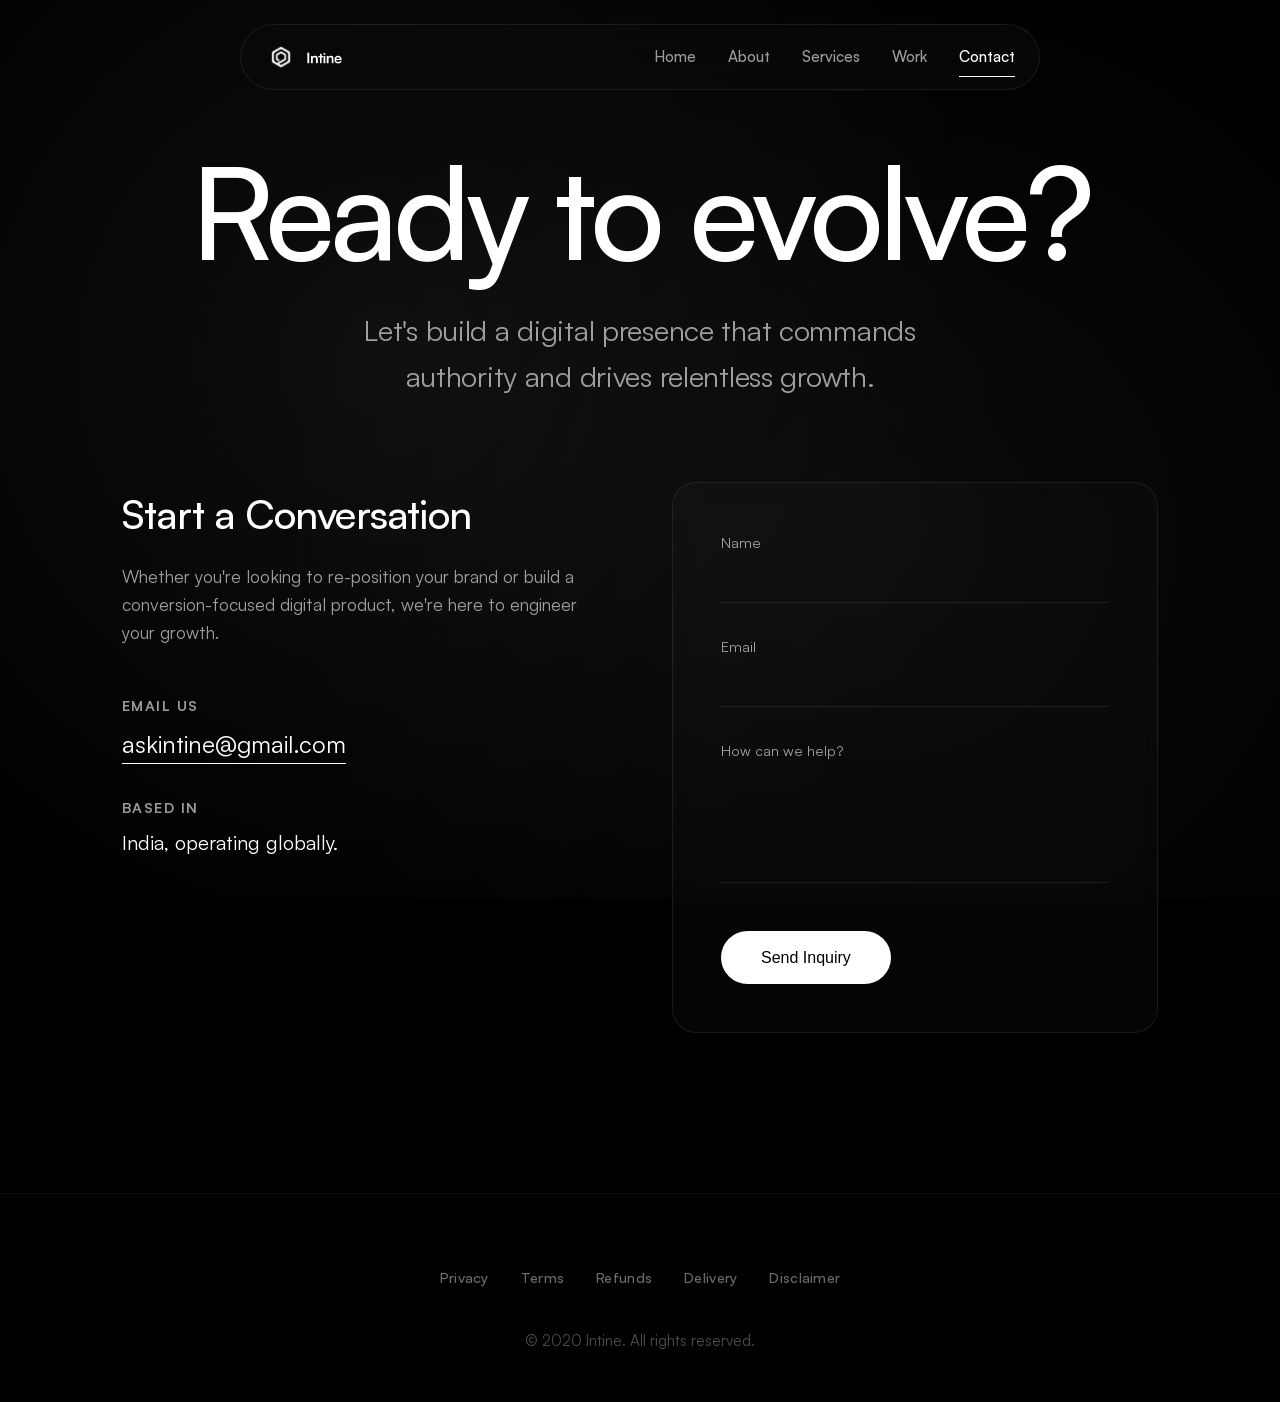
<file: contact.html>
<!DOCTYPE html>
<html lang="en">
<head>
  <meta charset="UTF-8" />
  <meta name="viewport" content="width=device-width, initial-scale=1.0" />
  <title>Contact Intine - Start Your Journey</title>
  <meta name="description" content="Ready to evolve your brand? Contact Intine to start building your digital growth engine." />
  <meta property="og:title" content="Contact - Start Your Journey" />
  <meta property="og:description" content="Ready to evolve your brand? Contact Intine to start building your digital growth engine." />
  <meta property="og:type" content="website" />
  <meta property="og:url" content="https://www.intine.co.in/contact.html" />
  <meta name="twitter:card" content="summary_large_image" />
  <link rel="icon" type="image/png" href="assets/icons/favicon.png" />
  <link rel="apple-touch-icon" href="assets/icons/apple-touch-icon.png" />
  <link rel="stylesheet" href="css/style.css">
</head>
<body>
  <div class="scroll-progress" id="scrollProgress" aria-hidden="true"></div>

  <div class="loading" id="loading">
    <div class="spinner"></div>
  </div>

  <div class="bg-animation"></div>

  <header id="header">
    <a href="index.html" class="logo">
      <img src="assets/logos/logo-white.png" alt="Intine Logo" class="logo-mark">
      <img src="assets/logos/wordmark-white.png" alt="Intine Wordmark" class="logo-wordmark">
    </a>
    <nav>
      <a href="index.html">Home</a>
      <a href="about.html">About</a>
      <a href="services.html">Services</a>
      <a href="work.html">Work</a>
      <a href="contact.html" class="active">Contact</a>
    </nav>
  </header>

  <section class="work-hero-cinematic" style="min-height: 50vh; padding-bottom: 2rem;">
    <div class="hero-content">
      <h1 class="hero-title">Ready to evolve?</h1>
      <p class="hero-subtitle">Let's build a digital presence that commands authority and drives relentless growth.</p>
    </div>
  </section>

  <section class="contact-cinematic" style="padding: 2rem 2rem 10rem; max-width: 1100px; margin: 0 auto; display: flex; gap: 4rem;">
    <div style="flex: 1;">
      <h2 style="font-size: 2.5rem; color: var(--white); font-weight: 500; letter-spacing: -0.02em; margin-bottom: 1rem;">Start a Conversation</h2>
      <p style="color: var(--soft-white); font-size: 1.1rem; line-height: 1.6; margin-bottom: 3rem;">Whether you're looking to re-position your brand or build a conversion-focused digital product, we're here to engineer your growth.</p>
      
      <div style="display: flex; flex-direction: column; gap: 2rem;">
        <div>
          <h3 style="color: var(--soft-white); font-size: 0.9rem; text-transform: uppercase; letter-spacing: 0.1em; margin-bottom: 0.5rem;">Email Us</h3>
          <a href="mailto:askintine@gmail.com" style="color: var(--white); font-size: 1.5rem; text-decoration: none; border-bottom: 1px solid var(--white); padding-bottom: 4px; transition: opacity 0.3s;" onmouseover="this.style.opacity='0.8'" onmouseout="this.style.opacity='1'">askintine@gmail.com</a>
        </div>
        <div>
          <h3 style="color: var(--soft-white); font-size: 0.9rem; text-transform: uppercase; letter-spacing: 0.1em; margin-bottom: 0.5rem;">Based In</h3>
          <p style="color: var(--white); font-size: 1.25rem;">India, operating globally.</p>
        </div>
      </div>
    </div>
    
    <div style="flex: 1;">
      <form
        id="contactForm"
        class="border-glow"
        action="https://formsubmit.co/askintine@gmail.com"
        method="POST"
        aria-label="Contact inquiry form"
        style="display: flex; flex-direction: column; gap: 2rem; background: rgba(255,255,255,0.02); padding: 3rem; border: 1px solid var(--border-subtle); backdrop-filter: blur(10px);"
      >
        <div hidden aria-hidden="true">
          <input type="hidden" name="_captcha" value="false">
          <input type="hidden" name="_subject" value="New Intine Contact Form Submission">
          <input type="hidden" name="_template" value="table">
          <input type="hidden" name="_next" value="https://www.intine.co.in/thank-you">
          <input type="text" name="_honey" style="display:none" tabindex="-1" autocomplete="off">
          <input type="hidden" name="_autoresponse" value="Thanks for contacting Intine. We'll get back to you soon.">
        </div>

        <div id="formStatus" class="contact-form-status" role="status" aria-live="polite" hidden></div>

        <div class="contact-form-fields" id="contactFormFields">
          <div class="contact-form-field" style="display: flex; flex-direction: column; gap: 0.5rem;">
            <label for="contact-name" style="color: var(--soft-white); font-size: 0.9rem;">Name</label>
            <input
              type="text"
              id="contact-name"
              name="name"
              required
              autocomplete="name"
              minlength="1"
              style="background: transparent; border: none; border-bottom: 1px solid var(--border-subtle); color: var(--white); padding: 0.5rem 0; font-size: 1.1rem; font-family: inherit; outline: none; transition: border-color 0.3s ease;"
            >
          </div>
          <div class="contact-form-field" style="display: flex; flex-direction: column; gap: 0.5rem;">
            <label for="contact-email" style="color: var(--soft-white); font-size: 0.9rem;">Email</label>
            <input
              type="email"
              id="contact-email"
              name="email"
              required
              autocomplete="email"
              inputmode="email"
              style="background: transparent; border: none; border-bottom: 1px solid var(--border-subtle); color: var(--white); padding: 0.5rem 0; font-size: 1.1rem; font-family: inherit; outline: none; transition: border-color 0.3s ease;"
            >
          </div>
          <div class="contact-form-field" style="display: flex; flex-direction: column; gap: 0.5rem;">
            <label for="contact-message" style="color: var(--soft-white); font-size: 0.9rem;">How can we help?</label>
            <textarea
              id="contact-message"
              name="message"
              rows="4"
              required
              minlength="1"
              style="background: transparent; border: none; border-bottom: 1px solid var(--border-subtle); color: var(--white); padding: 0.5rem 0; font-size: 1.1rem; font-family: inherit; outline: none; transition: border-color 0.3s ease; resize: none;"
            ></textarea>
          </div>
        </div>

        <button
          type="submit"
          id="contactSubmitBtn"
          class="btn-primary"
          style="align-self: flex-start; border: none; cursor: pointer; margin-top: 1rem;"
        >Send Inquiry</button>
      </form>
    </div>
  </section>

  <style>
    input:focus, textarea:focus { border-bottom-color: var(--white) !important; }
    .contact-form-fields { display: flex; flex-direction: column; gap: 2rem; }
    .contact-form-field.is-invalid input,
    .contact-form-field.is-invalid textarea {
      border-bottom-color: rgba(255, 120, 120, 0.7) !important;
    }
    .contact-form-status {
      color: var(--soft-white);
      font-size: 0.95rem;
      line-height: 1.5;
      padding: 0;
      margin: 0;
      opacity: 0;
      max-height: 0;
      overflow: hidden;
      transition: opacity 0.4s ease, max-height 0.4s ease, margin 0.4s ease;
    }
    .contact-form-status.is-visible {
      opacity: 1;
      max-height: 6rem;
      margin-bottom: 0.5rem;
    }
    .contact-form-status.is-error { color: rgba(255, 160, 160, 0.95); }
    .contact-form-status.is-success { color: var(--white); }
    #contactForm.is-submitting #contactSubmitBtn {
      opacity: 0.7;
      cursor: wait;
      pointer-events: none;
    }
    #contactForm.is-success .contact-form-fields {
      opacity: 0.35;
      pointer-events: none;
      transition: opacity 0.5s ease;
    }
    #contactForm.is-success #contactSubmitBtn { display: none; }
    @media (max-width: 768px) {
      .contact-cinematic { flex-direction: column !important; padding: 2rem 1rem 6rem !important; }
      .contact-cinematic form { padding: 2rem !important; }
    }
  </style>

  <footer class="site-footer">
    <nav class="footer-nav" aria-label="Legal and policies">
      <a href="privacy.html">Privacy</a>
      <a href="terms.html">Terms</a>
      <a href="refund.html">Refunds</a>
      <a href="delivery.html">Delivery</a>
      <a href="disclaimer.html">Disclaimer</a>
    </nav>
    <p class="footer-copy">© 2020 Intine. All rights reserved.</p>
  </footer>
  <script src="js/main.js"></script>
</body>
</html>
</file>
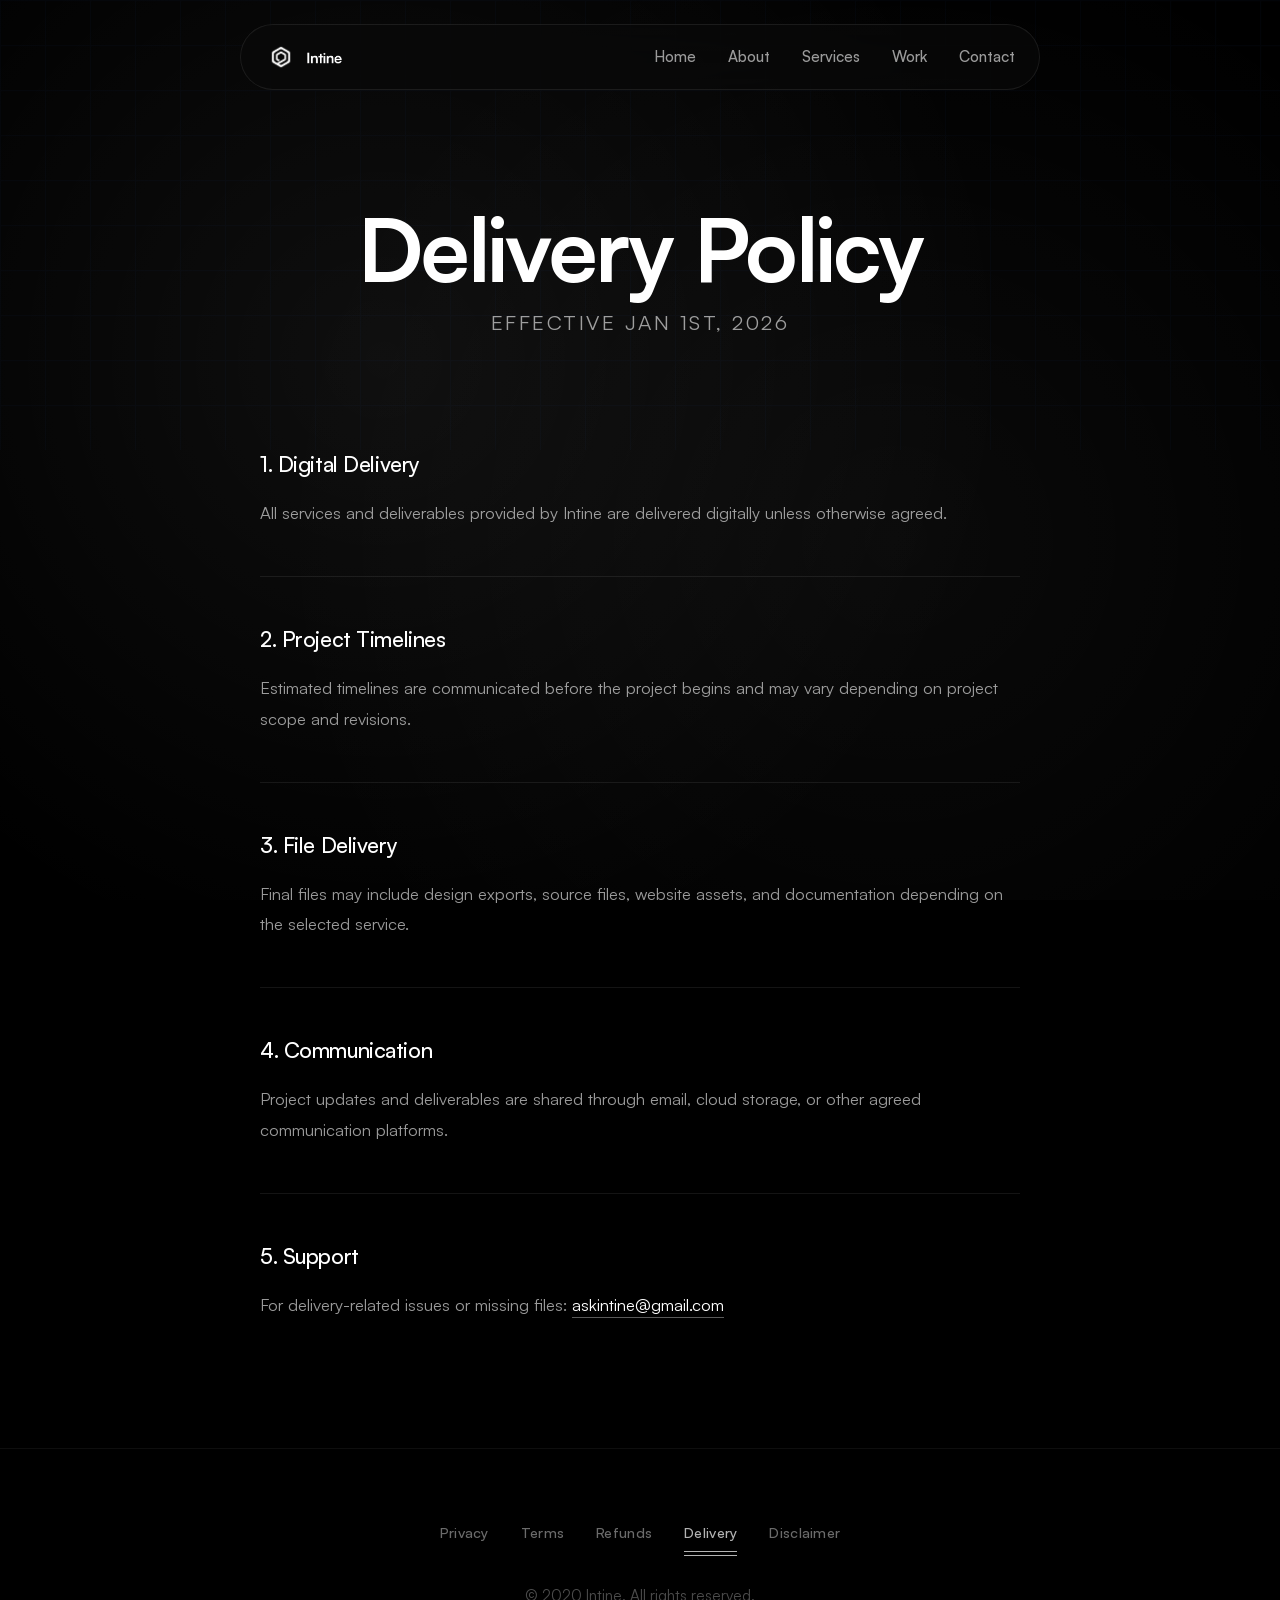
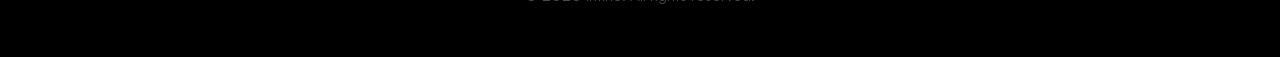
<file: delivery.html>
<!DOCTYPE html>
<html lang="en">
<head>
  <meta charset="UTF-8" />
  <meta name="viewport" content="width=device-width, initial-scale=1.0" />
  <title>Delivery Policy — Intine</title>
  <meta name="description" content="How Intine delivers digital creative work, project timelines, file formats, and support for deliverables." />
  <meta property="og:title" content="Delivery Policy — Intine" />
  <meta property="og:description" content="How Intine delivers digital creative work, timelines, and project files." />
  <meta property="og:type" content="website" />
  <meta property="og:url" content="https://www.intine.co.in/delivery.html" />
  <meta name="twitter:card" content="summary_large_image" />
  <link rel="icon" type="image/png" href="assets/icons/favicon.png" />
  <link rel="apple-touch-icon" href="assets/icons/apple-touch-icon.png" />
  <link rel="stylesheet" href="css/style.css">
</head>
<body>
  <div class="scroll-progress" id="scrollProgress" aria-hidden="true"></div>

  <div class="loading" id="loading">
    <div class="spinner"></div>
  </div>

  <div class="bg-animation"></div>

  <header id="header">
    <a href="index.html" class="logo">
      <img src="assets/logos/logo-white.png" alt="Intine Logo" class="logo-mark">
      <img src="assets/logos/wordmark-white.png" alt="Intine Wordmark" class="logo-wordmark">
    </a>
    <nav>
      <a href="index.html">Home</a>
      <a href="about.html">About</a>
      <a href="services.html">Services</a>
      <a href="work.html">Work</a>
      <a href="contact.html">Contact</a>
    </nav>
  </header>

  <section class="work-hero-cinematic legal-hero page-header">
    <div class="hero-content">
      <h1 class="hero-title">Delivery Policy</h1>
      <p class="legal-effective-date">Effective Jan 1st, 2026</p>
    </div>
  </section>

  <main class="legal-main">
    <div class="legal-container">
      <section class="legal-block legal-fade" aria-labelledby="delivery-1">
        <h2 id="delivery-1">1. Digital Delivery</h2>
        <p>All services and deliverables provided by Intine are delivered digitally unless otherwise agreed.</p>
      </section>

      <section class="legal-block legal-fade" aria-labelledby="delivery-2">
        <h2 id="delivery-2">2. Project Timelines</h2>
        <p>Estimated timelines are communicated before the project begins and may vary depending on project scope and revisions.</p>
      </section>

      <section class="legal-block legal-fade" aria-labelledby="delivery-3">
        <h2 id="delivery-3">3. File Delivery</h2>
        <p>Final files may include design exports, source files, website assets, and documentation depending on the selected service.</p>
      </section>

      <section class="legal-block legal-fade" aria-labelledby="delivery-4">
        <h2 id="delivery-4">4. Communication</h2>
        <p>Project updates and deliverables are shared through email, cloud storage, or other agreed communication platforms.</p>
      </section>

      <section class="legal-block legal-fade" aria-labelledby="delivery-5">
        <h2 id="delivery-5">5. Support</h2>
        <p>For delivery-related issues or missing files: <a href="mailto:askintine@gmail.com" class="legal-link">askintine@gmail.com</a></p>
      </section>
    </div>
  </main>

  <footer class="site-footer">
    <nav class="footer-nav" aria-label="Legal and policies">
      <a href="privacy.html">Privacy</a>
      <a href="terms.html">Terms</a>
      <a href="refund.html">Refunds</a>
      <a href="delivery.html" class="active">Delivery</a>
      <a href="disclaimer.html">Disclaimer</a>
    </nav>
    <p class="footer-copy">© 2020 Intine. All rights reserved.</p>
  </footer>
  <script src="js/main.js"></script>
</body>
</html>
</file>
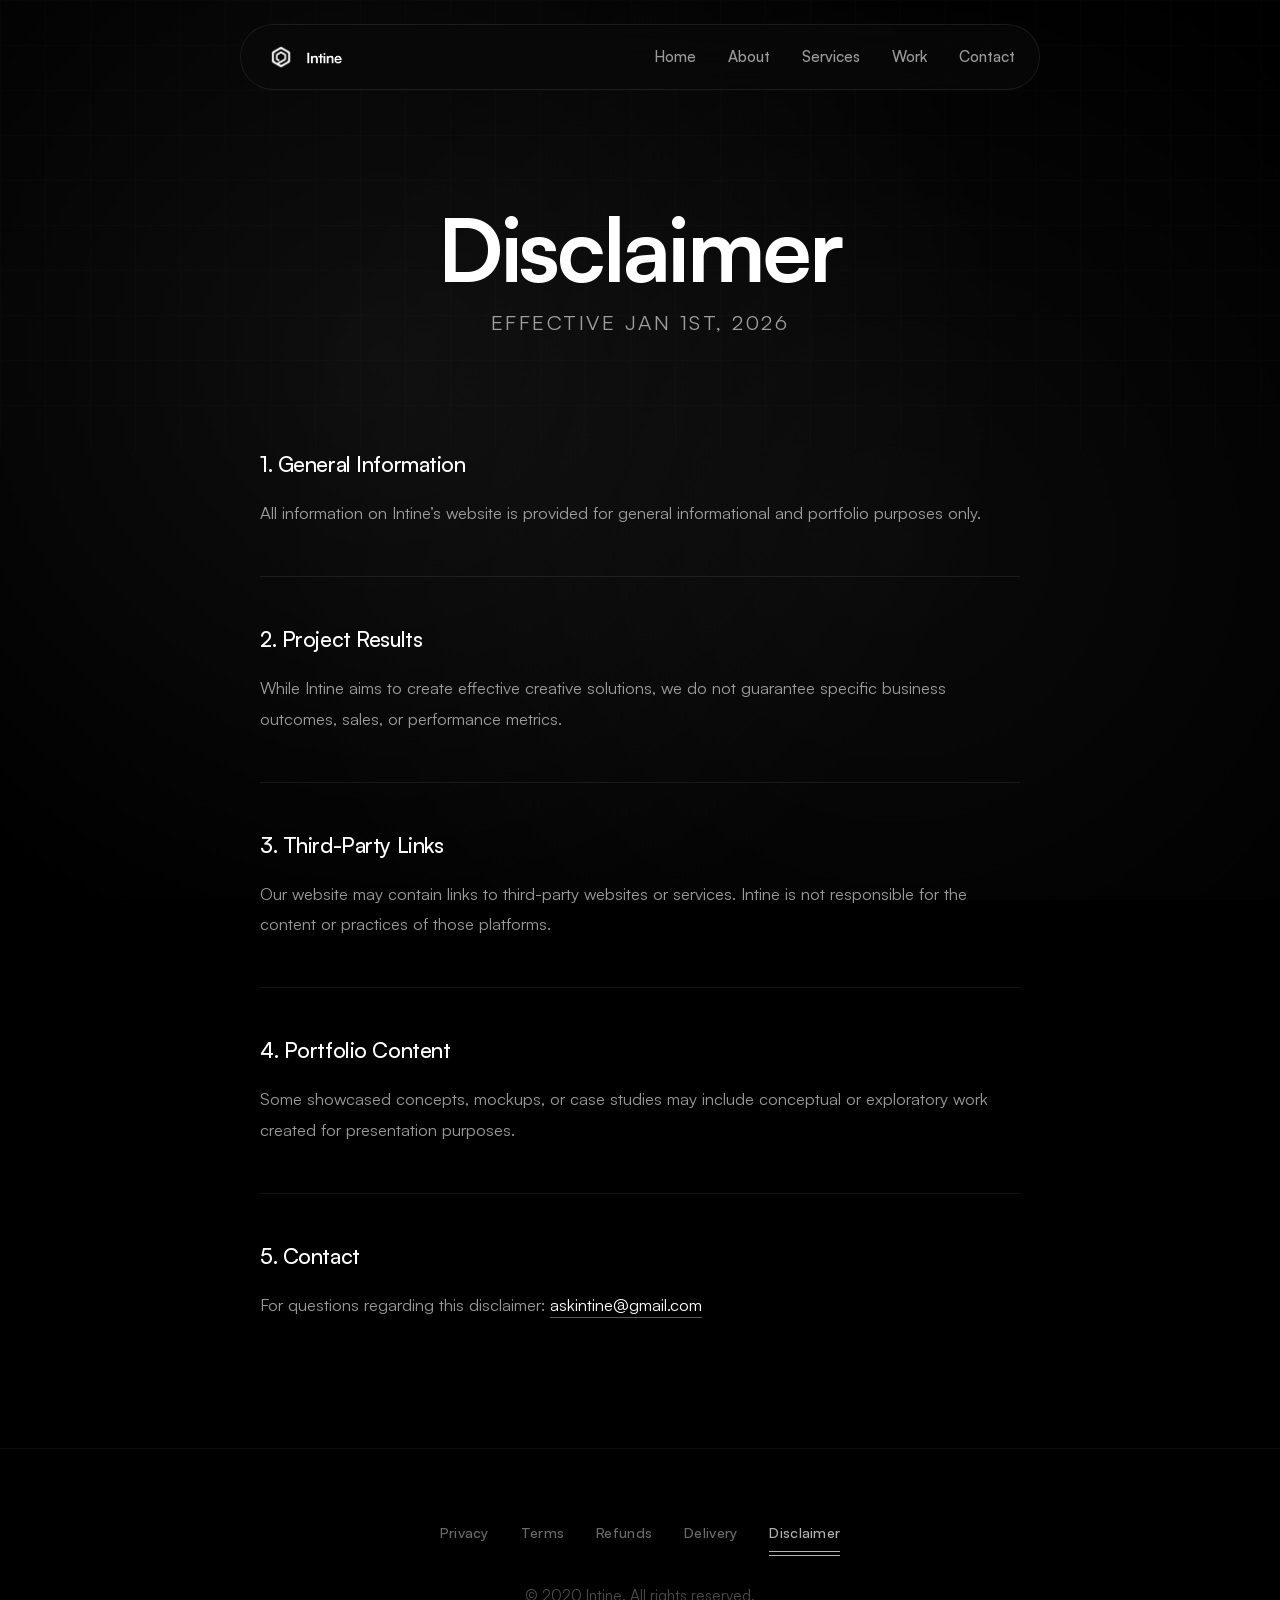
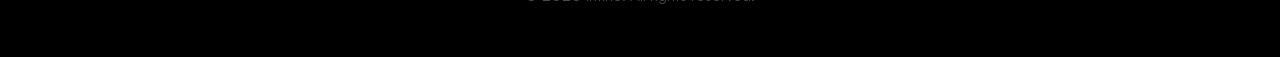
<file: disclaimer.html>
<!DOCTYPE html>
<html lang="en">
<head>
  <meta charset="UTF-8" />
  <meta name="viewport" content="width=device-width, initial-scale=1.0" />
  <title>Disclaimer — Intine</title>
  <meta name="description" content="Disclaimer for Intine’s website content, portfolio work, third-party links, and project outcome expectations." />
  <meta property="og:title" content="Disclaimer — Intine" />
  <meta property="og:description" content="Disclaimer for Intine’s website content, portfolio work, and third-party links." />
  <meta property="og:type" content="website" />
  <meta property="og:url" content="https://www.intine.co.in/disclaimer.html" />
  <meta name="twitter:card" content="summary_large_image" />
  <link rel="icon" type="image/png" href="assets/icons/favicon.png" />
  <link rel="apple-touch-icon" href="assets/icons/apple-touch-icon.png" />
  <link rel="stylesheet" href="css/style.css">
</head>
<body>
  <div class="scroll-progress" id="scrollProgress" aria-hidden="true"></div>

  <div class="loading" id="loading">
    <div class="spinner"></div>
  </div>

  <div class="bg-animation"></div>

  <header id="header">
    <a href="index.html" class="logo">
      <img src="assets/logos/logo-white.png" alt="Intine Logo" class="logo-mark">
      <img src="assets/logos/wordmark-white.png" alt="Intine Wordmark" class="logo-wordmark">
    </a>
    <nav>
      <a href="index.html">Home</a>
      <a href="about.html">About</a>
      <a href="services.html">Services</a>
      <a href="work.html">Work</a>
      <a href="contact.html">Contact</a>
    </nav>
  </header>

  <section class="work-hero-cinematic legal-hero page-header">
    <div class="hero-content">
      <h1 class="hero-title">Disclaimer</h1>
      <p class="legal-effective-date">Effective Jan 1st, 2026</p>
    </div>
  </section>

  <main class="legal-main">
    <div class="legal-container">
      <section class="legal-block legal-fade" aria-labelledby="disclaimer-1">
        <h2 id="disclaimer-1">1. General Information</h2>
        <p>All information on Intine’s website is provided for general informational and portfolio purposes only.</p>
      </section>

      <section class="legal-block legal-fade" aria-labelledby="disclaimer-2">
        <h2 id="disclaimer-2">2. Project Results</h2>
        <p>While Intine aims to create effective creative solutions, we do not guarantee specific business outcomes, sales, or performance metrics.</p>
      </section>

      <section class="legal-block legal-fade" aria-labelledby="disclaimer-3">
        <h2 id="disclaimer-3">3. Third-Party Links</h2>
        <p>Our website may contain links to third-party websites or services. Intine is not responsible for the content or practices of those platforms.</p>
      </section>

      <section class="legal-block legal-fade" aria-labelledby="disclaimer-4">
        <h2 id="disclaimer-4">4. Portfolio Content</h2>
        <p>Some showcased concepts, mockups, or case studies may include conceptual or exploratory work created for presentation purposes.</p>
      </section>

      <section class="legal-block legal-fade" aria-labelledby="disclaimer-5">
        <h2 id="disclaimer-5">5. Contact</h2>
        <p>For questions regarding this disclaimer: <a href="mailto:askintine@gmail.com" class="legal-link">askintine@gmail.com</a></p>
      </section>
    </div>
  </main>

  <footer class="site-footer">
    <nav class="footer-nav" aria-label="Legal and policies">
      <a href="privacy.html">Privacy</a>
      <a href="terms.html">Terms</a>
      <a href="refund.html">Refunds</a>
      <a href="delivery.html">Delivery</a>
      <a href="disclaimer.html" class="active">Disclaimer</a>
    </nav>
    <p class="footer-copy">© 2020 Intine. All rights reserved.</p>
  </footer>
  <script src="js/main.js"></script>
</body>
</html>
</file>
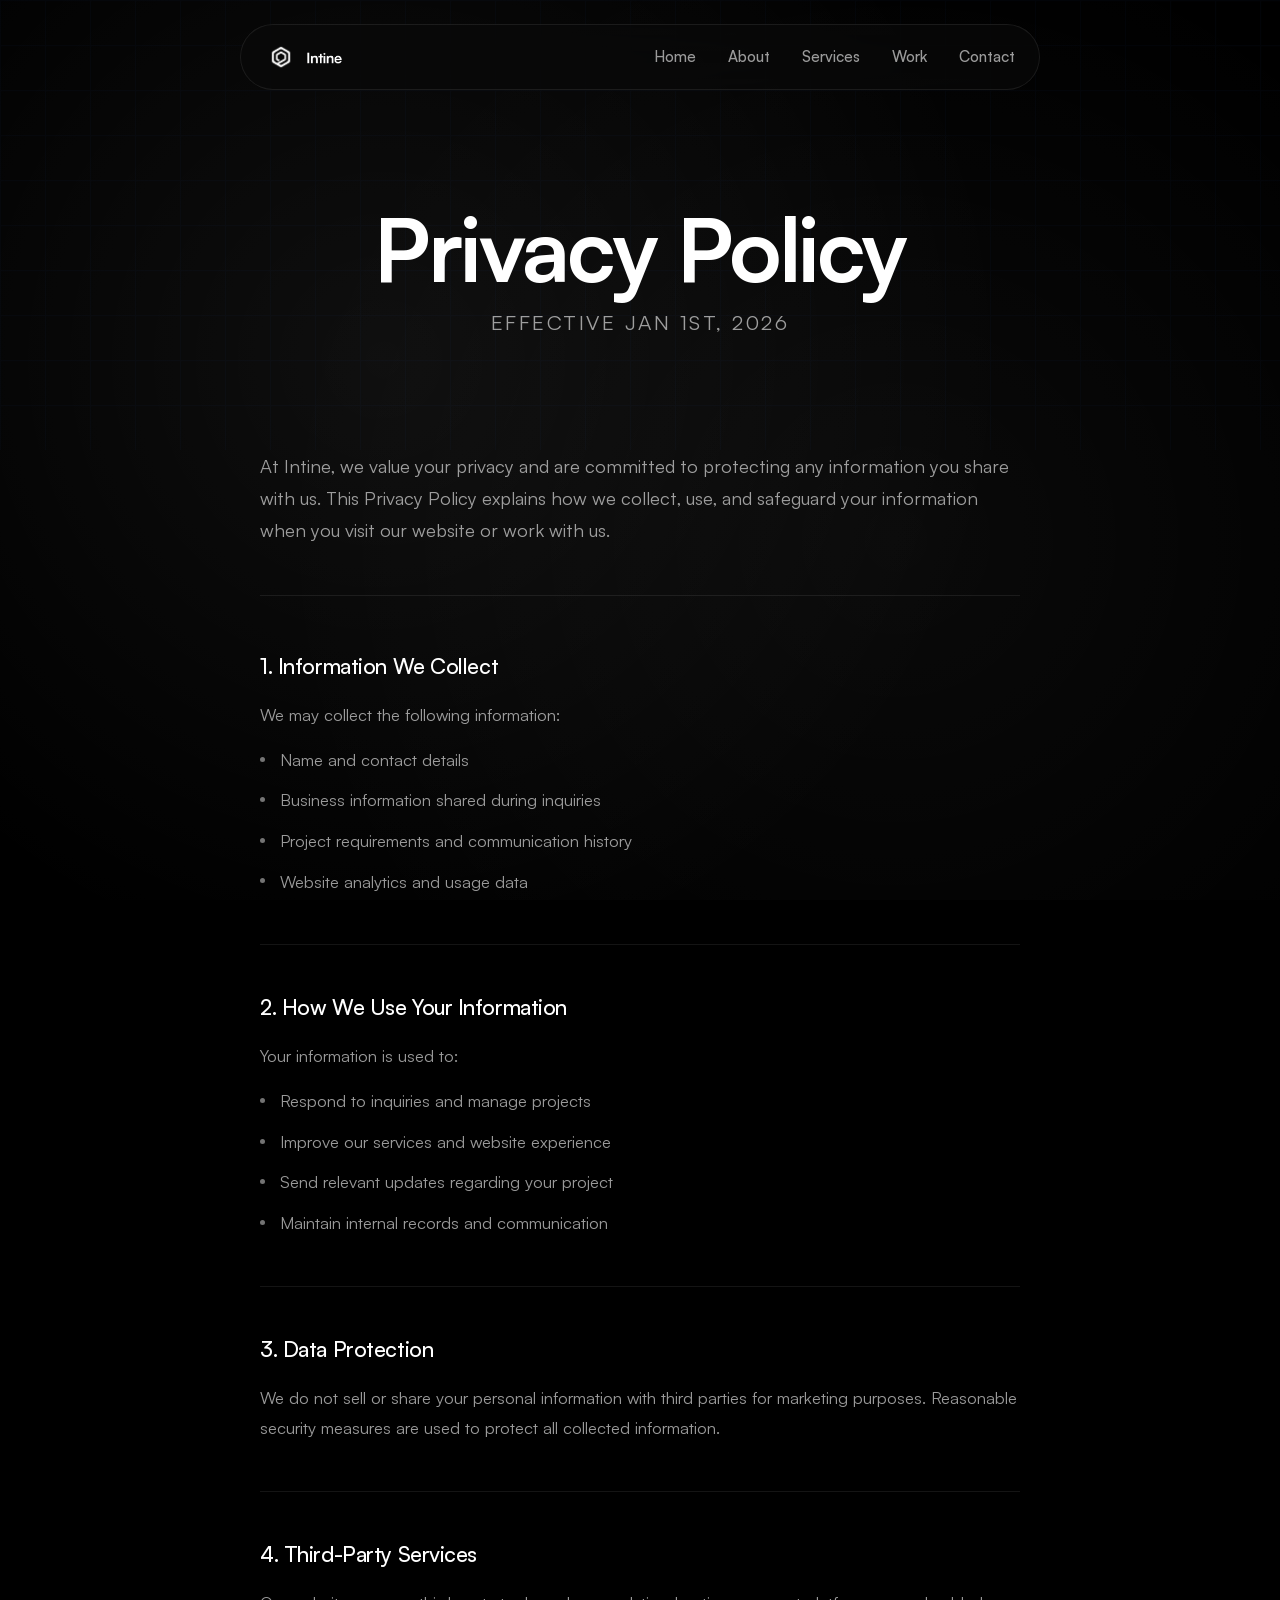
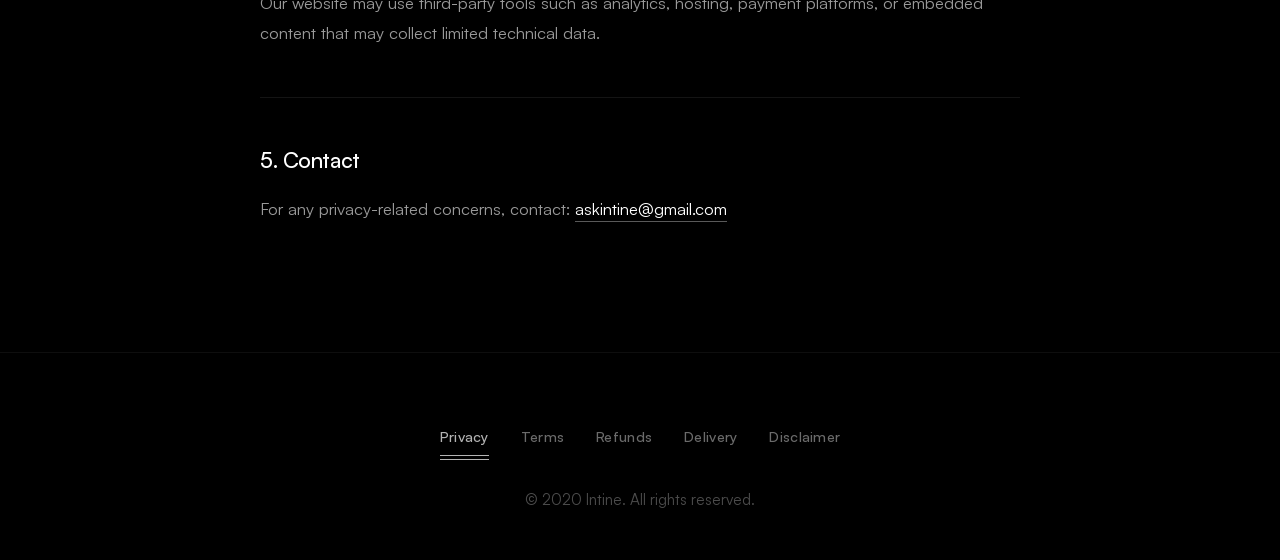
<file: privacy.html>
<!DOCTYPE html>
<html lang="en">
<head>
  <meta charset="UTF-8" />
  <meta name="viewport" content="width=device-width, initial-scale=1.0" />
  <title>Privacy Policy — Intine</title>
  <meta name="description" content="How Intine collects, uses, and protects your information when you visit our website or work with us." />
  <meta property="og:title" content="Privacy Policy — Intine" />
  <meta property="og:description" content="How Intine collects, uses, and protects your information when you visit our website or work with us." />
  <meta property="og:type" content="website" />
  <meta property="og:url" content="https://www.intine.co.in/privacy.html" />
  <meta name="twitter:card" content="summary_large_image" />
  <link rel="icon" type="image/png" href="assets/icons/favicon.png" />
  <link rel="apple-touch-icon" href="assets/icons/apple-touch-icon.png" />
  <link rel="stylesheet" href="css/style.css">
</head>
<body>
  <div class="scroll-progress" id="scrollProgress" aria-hidden="true"></div>

  <div class="loading" id="loading">
    <div class="spinner"></div>
  </div>

  <div class="bg-animation"></div>

  <header id="header">
    <a href="index.html" class="logo">
      <img src="assets/logos/logo-white.png" alt="Intine Logo" class="logo-mark">
      <img src="assets/logos/wordmark-white.png" alt="Intine Wordmark" class="logo-wordmark">
    </a>
    <nav>
      <a href="index.html">Home</a>
      <a href="about.html">About</a>
      <a href="services.html">Services</a>
      <a href="work.html">Work</a>
      <a href="contact.html">Contact</a>
    </nav>
  </header>

  <section class="work-hero-cinematic legal-hero page-header">
    <div class="hero-content">
      <h1 class="hero-title">Privacy Policy</h1>
      <p class="legal-effective-date">Effective Jan 1st, 2026</p>
    </div>
  </section>

  <main class="legal-main">
    <div class="legal-container">
      <p class="legal-intro legal-fade">At Intine, we value your privacy and are committed to protecting any information you share with us. This Privacy Policy explains how we collect, use, and safeguard your information when you visit our website or work with us.</p>

      <section class="legal-block legal-fade" aria-labelledby="privacy-1">
        <h2 id="privacy-1">1. Information We Collect</h2>
        <p>We may collect the following information:</p>
        <ul>
          <li>Name and contact details</li>
          <li>Business information shared during inquiries</li>
          <li>Project requirements and communication history</li>
          <li>Website analytics and usage data</li>
        </ul>
      </section>

      <section class="legal-block legal-fade" aria-labelledby="privacy-2">
        <h2 id="privacy-2">2. How We Use Your Information</h2>
        <p>Your information is used to:</p>
        <ul>
          <li>Respond to inquiries and manage projects</li>
          <li>Improve our services and website experience</li>
          <li>Send relevant updates regarding your project</li>
          <li>Maintain internal records and communication</li>
        </ul>
      </section>

      <section class="legal-block legal-fade" aria-labelledby="privacy-3">
        <h2 id="privacy-3">3. Data Protection</h2>
        <p>We do not sell or share your personal information with third parties for marketing purposes. Reasonable security measures are used to protect all collected information.</p>
      </section>

      <section class="legal-block legal-fade" aria-labelledby="privacy-4">
        <h2 id="privacy-4">4. Third-Party Services</h2>
        <p>Our website may use third-party tools such as analytics, hosting, payment platforms, or embedded content that may collect limited technical data.</p>
      </section>

      <section class="legal-block legal-fade" aria-labelledby="privacy-5">
        <h2 id="privacy-5">5. Contact</h2>
        <p>For any privacy-related concerns, contact: <a href="mailto:askintine@gmail.com" class="legal-link">askintine@gmail.com</a></p>
      </section>
    </div>
  </main>

  <footer class="site-footer">
    <nav class="footer-nav" aria-label="Legal and policies">
      <a href="privacy.html" class="active">Privacy</a>
      <a href="terms.html">Terms</a>
      <a href="refund.html">Refunds</a>
      <a href="delivery.html">Delivery</a>
      <a href="disclaimer.html">Disclaimer</a>
    </nav>
    <p class="footer-copy">© 2020 Intine. All rights reserved.</p>
  </footer>
  <script src="js/main.js"></script>
</body>
</html>
</file>
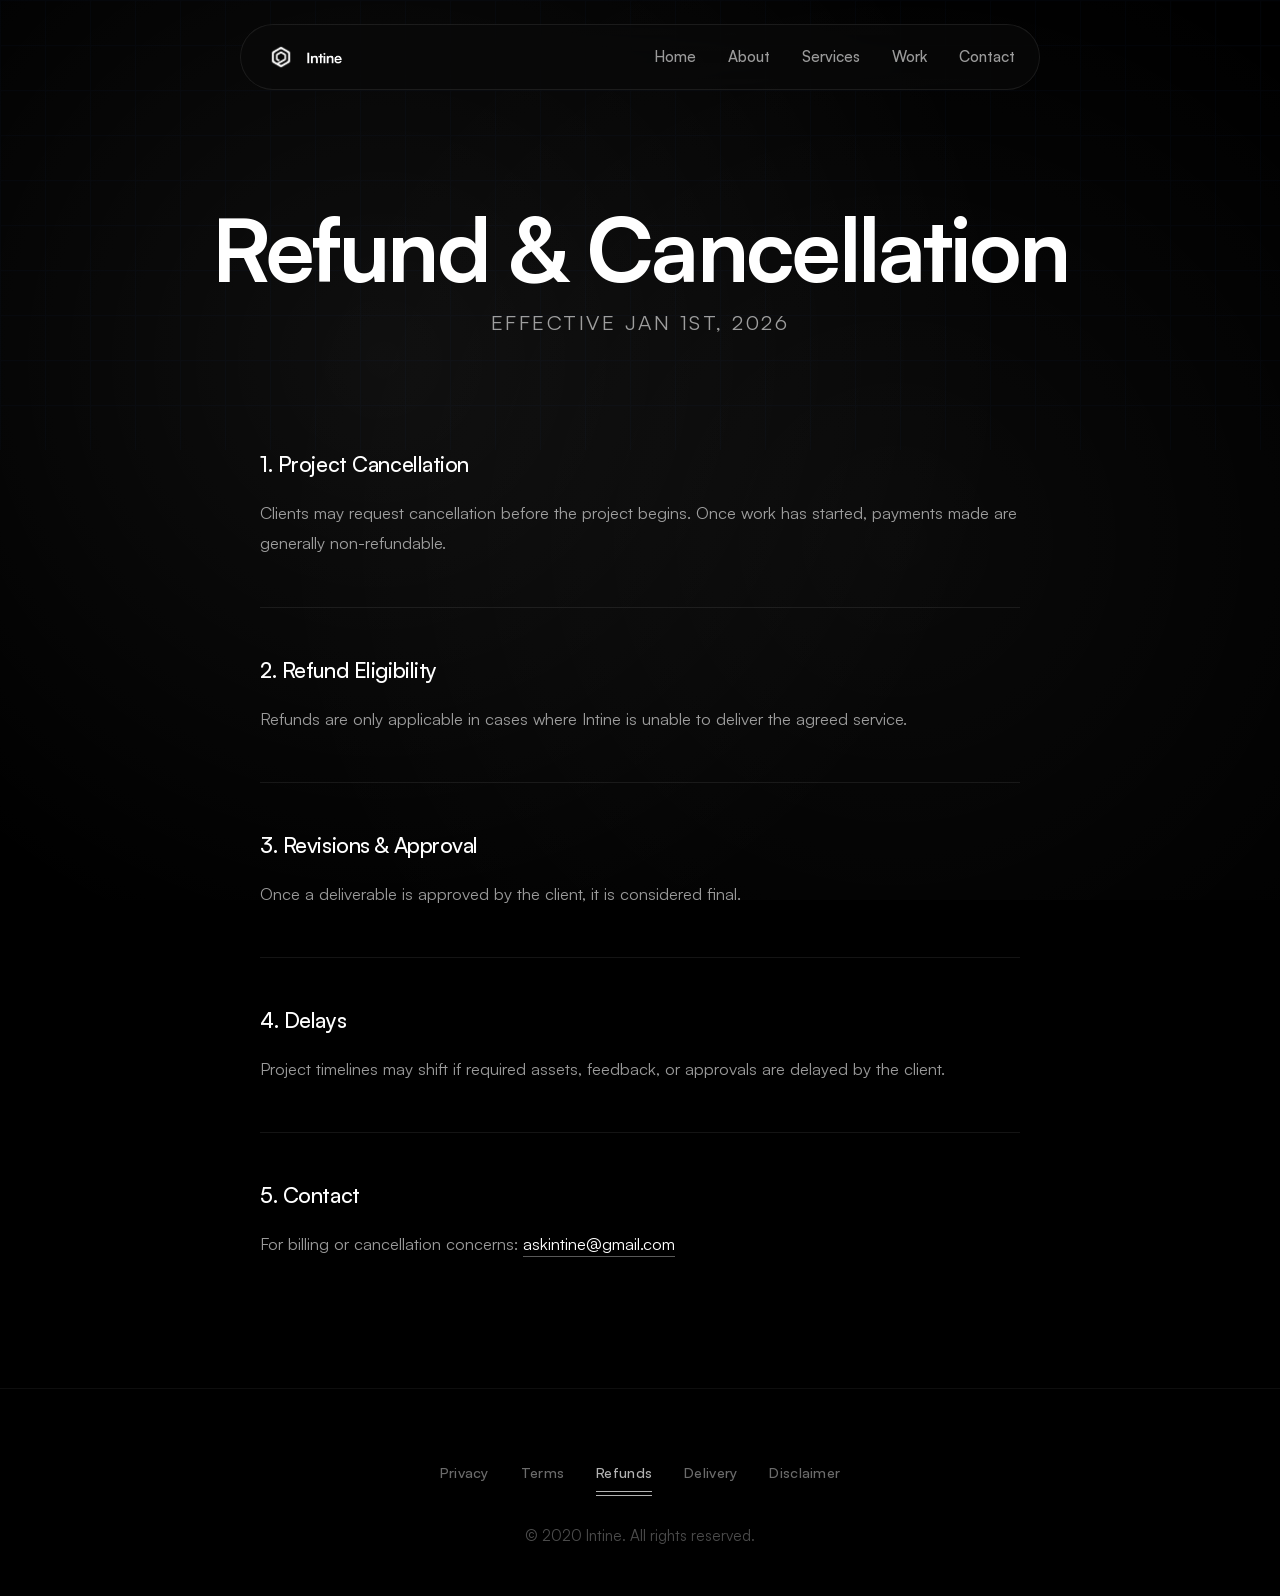
<file: refund.html>
<!DOCTYPE html>
<html lang="en">
<head>
  <meta charset="UTF-8" />
  <meta name="viewport" content="width=device-width, initial-scale=1.0" />
  <title>Refund &amp; Cancellation Policy — Intine</title>
  <meta name="description" content="Intine’s refund and cancellation policy for creative projects, including eligibility, approvals, and billing contact." />
  <meta property="og:title" content="Refund &amp; Cancellation Policy — Intine" />
  <meta property="og:description" content="Intine’s refund and cancellation policy for creative projects and deliverables." />
  <meta property="og:type" content="website" />
  <meta property="og:url" content="https://www.intine.co.in/refund.html" />
  <meta name="twitter:card" content="summary_large_image" />
  <link rel="icon" type="image/png" href="assets/icons/favicon.png" />
  <link rel="apple-touch-icon" href="assets/icons/apple-touch-icon.png" />
  <link rel="stylesheet" href="css/style.css">
</head>
<body>
  <div class="scroll-progress" id="scrollProgress" aria-hidden="true"></div>

  <div class="loading" id="loading">
    <div class="spinner"></div>
  </div>

  <div class="bg-animation"></div>

  <header id="header">
    <a href="index.html" class="logo">
      <img src="assets/logos/logo-white.png" alt="Intine Logo" class="logo-mark">
      <img src="assets/logos/wordmark-white.png" alt="Intine Wordmark" class="logo-wordmark">
    </a>
    <nav>
      <a href="index.html">Home</a>
      <a href="about.html">About</a>
      <a href="services.html">Services</a>
      <a href="work.html">Work</a>
      <a href="contact.html">Contact</a>
    </nav>
  </header>

  <section class="work-hero-cinematic legal-hero page-header">
    <div class="hero-content">
      <h1 class="hero-title">Refund &amp; Cancellation</h1>
      <p class="legal-effective-date">Effective Jan 1st, 2026</p>
    </div>
  </section>

  <main class="legal-main">
    <div class="legal-container">
      <section class="legal-block legal-fade" aria-labelledby="refund-1">
        <h2 id="refund-1">1. Project Cancellation</h2>
        <p>Clients may request cancellation before the project begins. Once work has started, payments made are generally non-refundable.</p>
      </section>

      <section class="legal-block legal-fade" aria-labelledby="refund-2">
        <h2 id="refund-2">2. Refund Eligibility</h2>
        <p>Refunds are only applicable in cases where Intine is unable to deliver the agreed service.</p>
      </section>

      <section class="legal-block legal-fade" aria-labelledby="refund-3">
        <h2 id="refund-3">3. Revisions &amp; Approval</h2>
        <p>Once a deliverable is approved by the client, it is considered final.</p>
      </section>

      <section class="legal-block legal-fade" aria-labelledby="refund-4">
        <h2 id="refund-4">4. Delays</h2>
        <p>Project timelines may shift if required assets, feedback, or approvals are delayed by the client.</p>
      </section>

      <section class="legal-block legal-fade" aria-labelledby="refund-5">
        <h2 id="refund-5">5. Contact</h2>
        <p>For billing or cancellation concerns: <a href="mailto:askintine@gmail.com" class="legal-link">askintine@gmail.com</a></p>
      </section>
    </div>
  </main>

  <footer class="site-footer">
    <nav class="footer-nav" aria-label="Legal and policies">
      <a href="privacy.html">Privacy</a>
      <a href="terms.html">Terms</a>
      <a href="refund.html" class="active">Refunds</a>
      <a href="delivery.html">Delivery</a>
      <a href="disclaimer.html">Disclaimer</a>
    </nav>
    <p class="footer-copy">© 2020 Intine. All rights reserved.</p>
  </footer>
  <script src="js/main.js"></script>
</body>
</html>
</file>
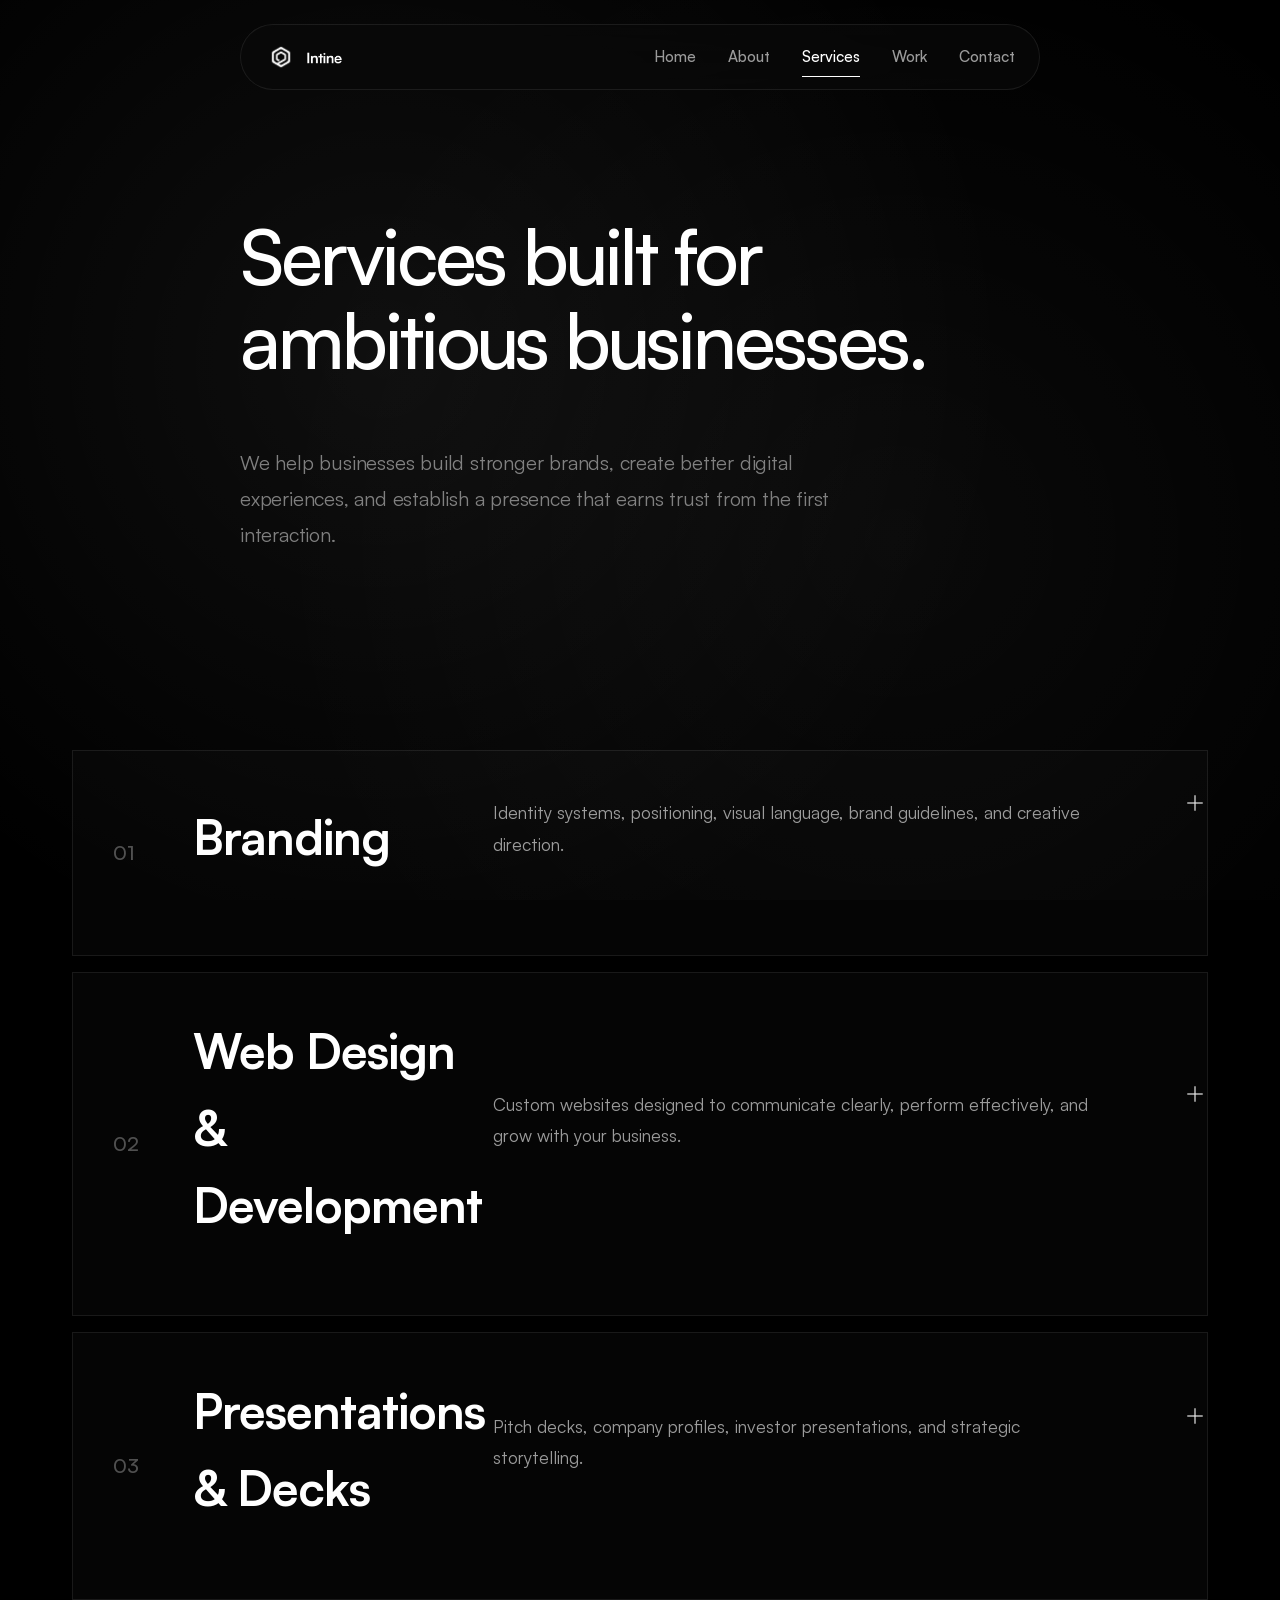
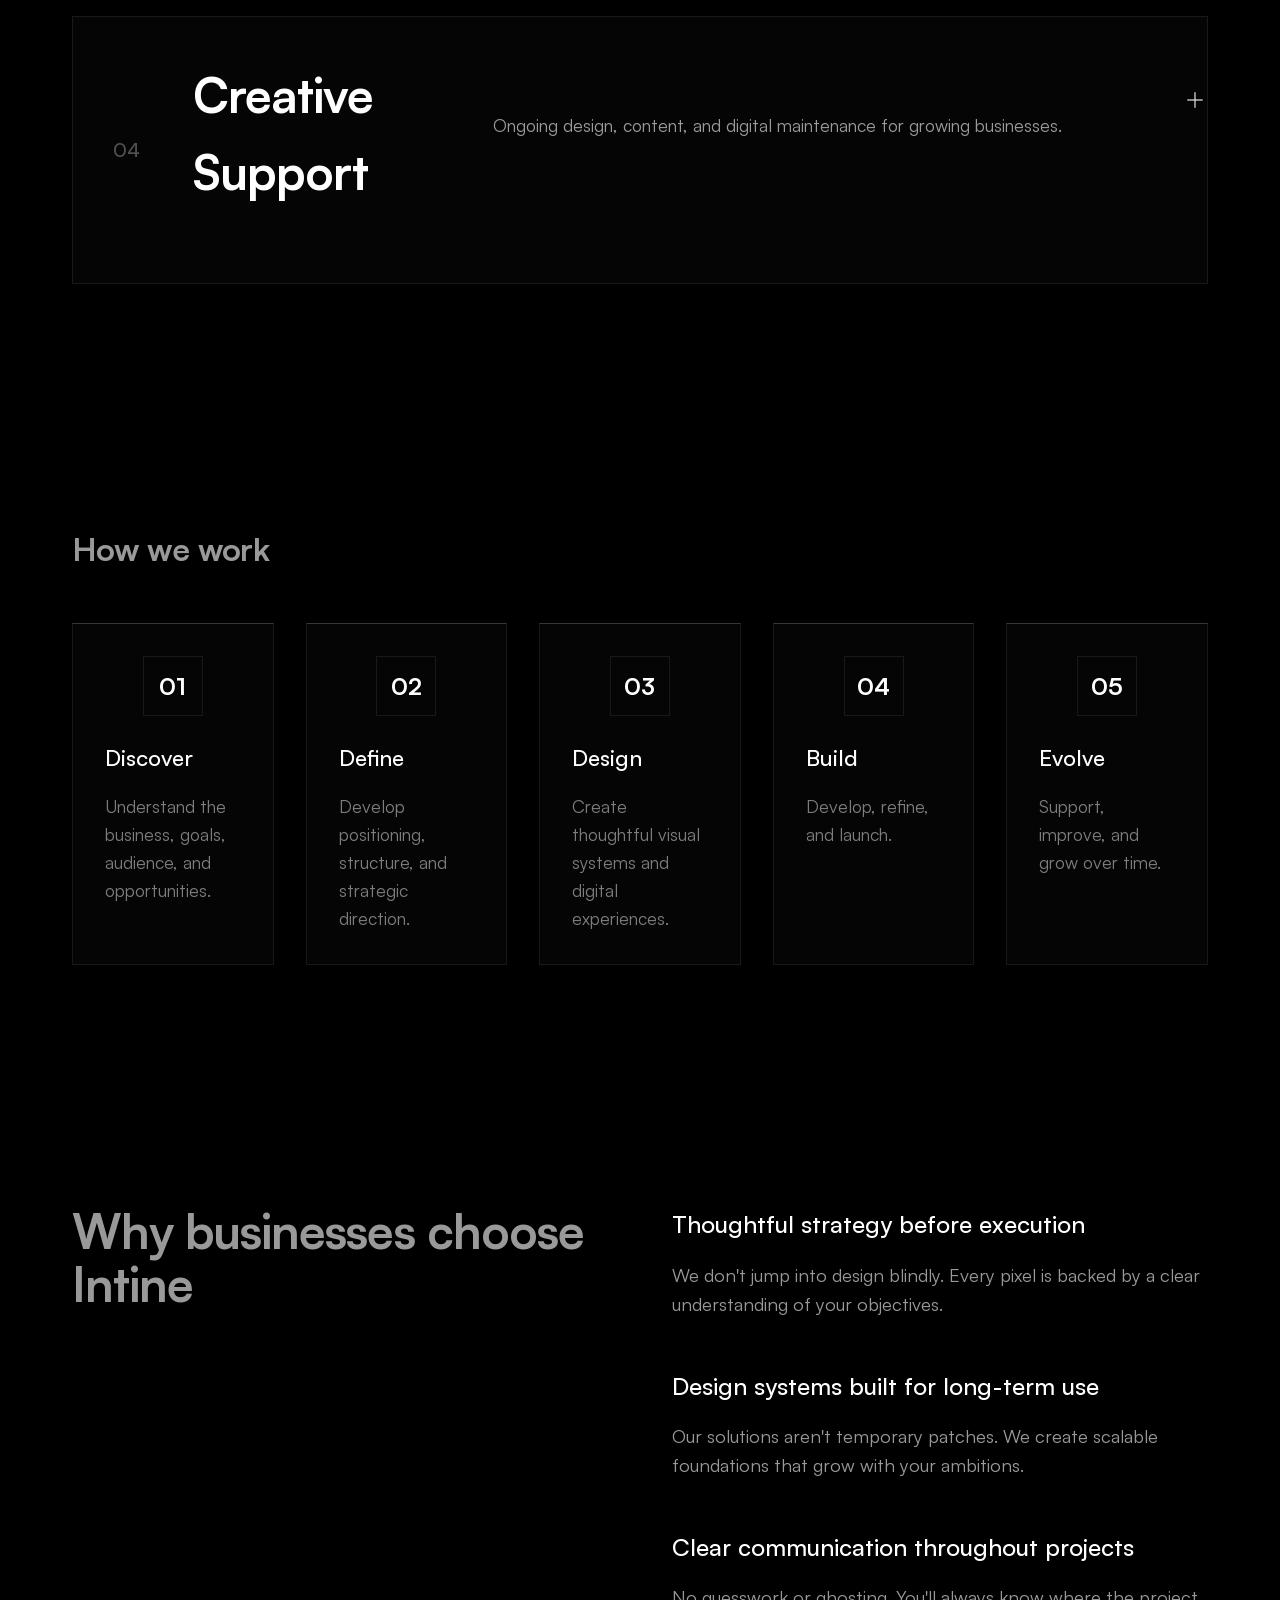
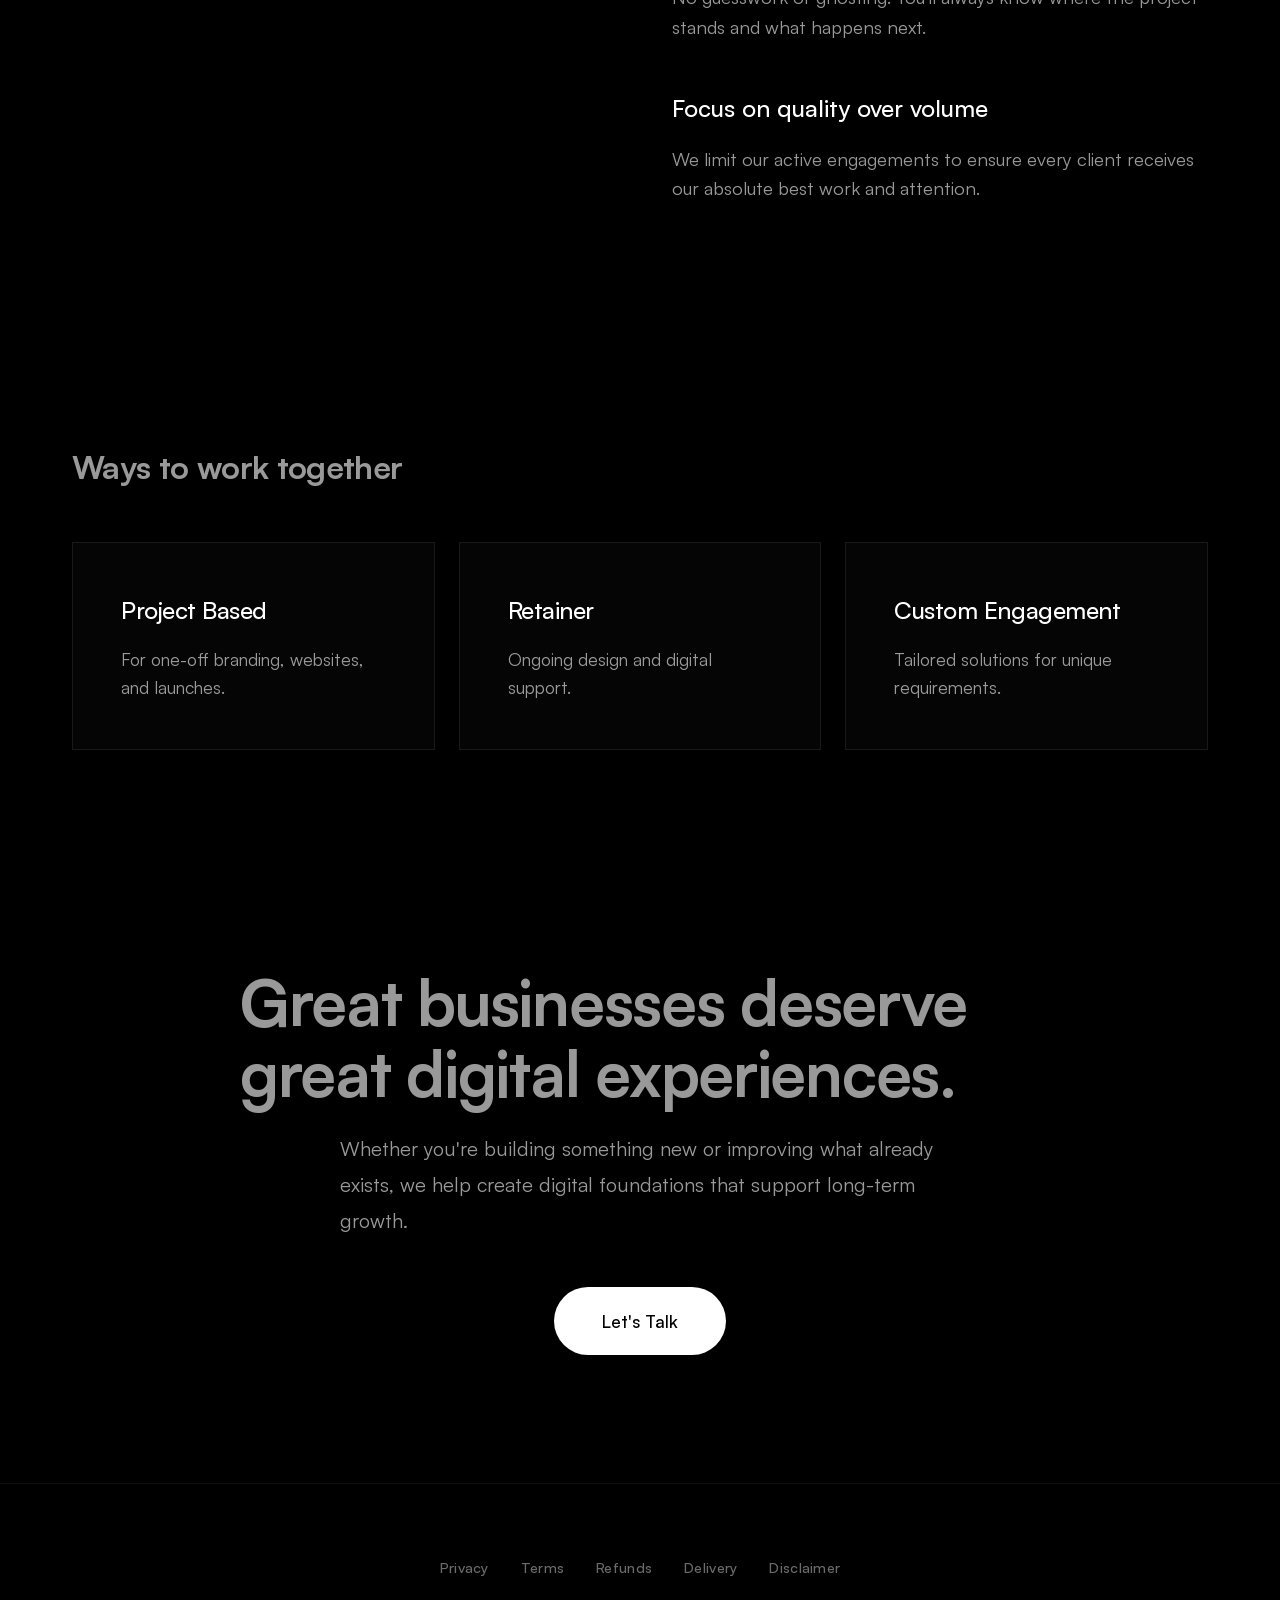
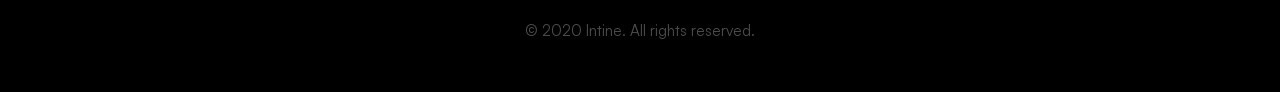
<file: services.html>
<!DOCTYPE html>
<html lang="en">

<head>
  <meta charset="UTF-8" />
  <meta name="viewport" content="width=device-width, initial-scale=1.0" />
  <title>Services - Intine Studio</title>
  <meta name="description"
    content="We build brand systems, conversion websites, and growth campaigns. Explore our systems-based services designed to drive real revenue." />
  <meta property="og:title" content="Services - Intine Studio" />
  <meta property="og:description" content="Explore our systems-based services designed to drive real revenue." />
  <meta property="og:type" content="website" />
  <meta property="og:url" content="https://www.intine.co.in/services.html" />
  <meta name="twitter:card" content="summary_large_image" />
  <link rel="icon" type="image/png" href="assets/icons/favicon.png" />
  <link rel="apple-touch-icon" href="assets/icons/apple-touch-icon.png" />
  <link rel="stylesheet" href="css/style.css">
</head>

<body>
  <div class="scroll-progress" id="scrollProgress" aria-hidden="true"></div>

  <div class="loading" id="loading">
    <div class="spinner"></div>
  </div>

  <div class="bg-animation"></div>

  <header id="header">
    <a href="index.html" class="logo">
      <img src="assets/logos/logo-white.png" alt="Intine Logo" class="logo-mark">
      <img src="assets/logos/wordmark-white.png" alt="Intine Wordmark" class="logo-wordmark">
    </a>
    <nav>
      <a href="index.html">Home</a>
      <a href="about.html">About</a>
      <a href="services.html" class="active">Services</a>
      <a href="work.html">Work</a>
      <a href="contact.html">Contact</a>
    </nav>
  </header>

  <section class="services-hero section" style="padding-top: 12rem; padding-bottom: 6rem;">
    <div class="hero-content" style="max-width: 800px; margin: 0; text-align: left;">
      <h1 class="hero-title"
        style="font-size: clamp(3rem, 6vw, 5rem); line-height: 1.1; margin-bottom: 1.5rem; text-shadow: none;">Services
        built for ambitious businesses.</h1>
      <p class="hero-subtitle" style="font-size: 1.25rem; max-width: 600px; margin: 0; opacity: 0.8; animation: none;">
        We help businesses build stronger brands, create better digital experiences, and establish a presence that earns
        trust from the first interaction.</p>
    </div>
  </section>

  <section class="services-list section">
    <div class="service-row border-glow">
      <div class="service-header">
        <span class="service-number">01</span>
        <h3 class="service-name">Branding</h3>
        <p class="service-short">Identity systems, positioning, visual language, brand guidelines, and creative
          direction.</p>
        <div class="service-icon">
          <svg width="24" height="24" viewBox="0 0 24 24" fill="none" stroke="currentColor" stroke-width="2"
            stroke-linecap="round" stroke-linejoin="round">
            <line x1="12" y1="5" x2="12" y2="19"></line>
            <line x1="5" y1="12" x2="19" y2="12"></line>
          </svg>
        </div>
      </div>
      <div class="service-content">
        <div class="service-content-inner">
          <p>We craft strategic positioning and premium visual identities that command authority and create immediate
            market differentiation. From foundational brand strategy to comprehensive guidelines, we ensure every
            touchpoint resonates with your target audience and builds lasting trust.</p>
        </div>
      </div>
    </div>

    <div class="service-row border-glow">
      <div class="service-header">
        <span class="service-number">02</span>
        <h3 class="service-name">Web Design & Development</h3>
        <p class="service-short">Custom websites designed to communicate clearly, perform effectively, and grow with
          your business.</p>
        <div class="service-icon">
          <svg width="24" height="24" viewBox="0 0 24 24" fill="none" stroke="currentColor" stroke-width="2"
            stroke-linecap="round" stroke-linejoin="round">
            <line x1="12" y1="5" x2="12" y2="19"></line>
            <line x1="5" y1="12" x2="19" y2="12"></line>
          </svg>
        </div>
      </div>
      <div class="service-content">
        <div class="service-content-inner">
          <p>We build frictionless, high-performance digital experiences optimized for conversion. Our custom
            development ensures your website acts as a 24/7 digital engine, dramatically improving customer acquisition
            while remaining easily scalable for future growth.</p>
        </div>
      </div>
    </div>

    <div class="service-row border-glow">
      <div class="service-header">
        <span class="service-number">03</span>
        <h3 class="service-name">Presentations & Decks</h3>
        <p class="service-short">Pitch decks, company profiles, investor presentations, and strategic storytelling.</p>
        <div class="service-icon">
          <svg width="24" height="24" viewBox="0 0 24 24" fill="none" stroke="currentColor" stroke-width="2"
            stroke-linecap="round" stroke-linejoin="round">
            <line x1="12" y1="5" x2="12" y2="19"></line>
            <line x1="5" y1="12" x2="19" y2="12"></line>
          </svg>
        </div>
      </div>
      <div class="service-content">
        <div class="service-content-inner">
          <p>Whether you're raising capital or closing enterprise deals, our presentation design translates complex
            value propositions into compelling narratives. We combine persuasive copy with premium editorial design to
            help you win in high-stakes environments.</p>
        </div>
      </div>
    </div>

    <div class="service-row border-glow">
      <div class="service-header">
        <span class="service-number">04</span>
        <h3 class="service-name">Creative Support</h3>
        <p class="service-short">Ongoing design, content, and digital maintenance for growing businesses.</p>
        <div class="service-icon">
          <svg width="24" height="24" viewBox="0 0 24 24" fill="none" stroke="currentColor" stroke-width="2"
            stroke-linecap="round" stroke-linejoin="round">
            <line x1="12" y1="5" x2="12" y2="19"></line>
            <line x1="5" y1="12" x2="19" y2="12"></line>
          </svg>
        </div>
      </div>
      <div class="service-content">
        <div class="service-content-inner">
          <p>Great design isn't a one-off project. We act as an extension of your team, providing continuous creative
            momentum through ongoing design sprints, content creation, and digital refinement to keep your brand
            relevant and competitive.</p>
        </div>
      </div>
    </div>
  </section>

  <section class="process-section section">
    <h2 style="font-size: 2rem; margin-bottom: 3rem;">How we work</h2>
    <div class="process-timeline">
      <div class="process-step">
        <span class="step-number">01</span>
        <h4 class="step-title">Discover</h4>
        <p class="step-desc">Understand the business, goals, audience, and opportunities.</p>
      </div>
      <div class="process-step">
        <span class="step-number">02</span>
        <h4 class="step-title">Define</h4>
        <p class="step-desc">Develop positioning, structure, and strategic direction.</p>
      </div>
      <div class="process-step">
        <span class="step-number">03</span>
        <h4 class="step-title">Design</h4>
        <p class="step-desc">Create thoughtful visual systems and digital experiences.</p>
      </div>
      <div class="process-step">
        <span class="step-number">04</span>
        <h4 class="step-title">Build</h4>
        <p class="step-desc">Develop, refine, and launch.</p>
      </div>
      <div class="process-step">
        <span class="step-number">05</span>
        <h4 class="step-title">Evolve</h4>
        <p class="step-desc">Support, improve, and grow over time.</p>
      </div>
    </div>
  </section>

  <section class="why-us-section section">
    <div class="why-us-grid">
      <div class="why-us-left">
        <h2 style="font-size: clamp(2rem, 4vw, 3rem); line-height: 1.1; margin: 0;">Why businesses choose Intine</h2>
      </div>
      <div class="why-us-right">
        <ul class="why-us-list">
          <li>
            <h4>Thoughtful strategy before execution</h4>
            <p>We don't jump into design blindly. Every pixel is backed by a clear understanding of your objectives.</p>
          </li>
          <li>
            <h4>Design systems built for long-term use</h4>
            <p>Our solutions aren't temporary patches. We create scalable foundations that grow with your ambitions.</p>
          </li>
          <li>
            <h4>Clear communication throughout projects</h4>
            <p>No guesswork or ghosting. You'll always know where the project stands and what happens next.</p>
          </li>
          <li>
            <h4>Focus on quality over volume</h4>
            <p>We limit our active engagements to ensure every client receives our absolute best work and attention.</p>
          </li>
        </ul>
      </div>
    </div>
  </section>

  <section class="engagement-section section">
    <h2 style="font-size: 2rem; margin-bottom: 3rem;">Ways to work together</h2>
    <div class="engagement-grid">
      <div class="engagement-card">
        <h3>Project Based</h3>
        <p>For one-off branding, websites, and launches.</p>
      </div>
      <div class="engagement-card">
        <h3>Retainer</h3>
        <p>Ongoing design and digital support.</p>
      </div>
      <div class="engagement-card">
        <h3>Custom Engagement</h3>
        <p>Tailored solutions for unique requirements.</p>
      </div>
    </div>
  </section>

  <section class="closing-section section" style="text-align: center; padding-top: 6rem; padding-bottom: 8rem;">
    <h2
      style="font-size: clamp(2.5rem, 5vw, 4rem); max-width: 800px; margin: 0 auto 1.5rem; line-height: 1.1; letter-spacing: -0.02em;">
      Great businesses deserve great digital experiences.</h2>
    <p style="font-size: 1.25rem; max-width: 600px; margin: 0 auto 3rem; opacity: 0.8; color: var(--soft-white);">
      Whether you're building something new or improving what already exists, we help create digital foundations that
      support long-term growth.</p>
    <a href="contact.html" class="cta-button-cinematic" style="display: inline-block;">Let's Talk</a>
  </section>

  <script>
    document.addEventListener("DOMContentLoaded", () => {
      const rows = document.querySelectorAll(".service-row");
      rows.forEach((row) => {
        const header = row.querySelector(".service-header");
        header.addEventListener("click", () => {
          const isOpen = row.classList.contains("expanded");
          rows.forEach((r) => r.classList.remove("expanded"));
          if (!isOpen) {
            row.classList.add("expanded");
          }
        });
      });
    });
  </script>

  <footer class="site-footer">
    <nav class="footer-nav" aria-label="Legal and policies">
      <a href="privacy.html">Privacy</a>
      <a href="terms.html">Terms</a>
      <a href="refund.html">Refunds</a>
      <a href="delivery.html">Delivery</a>
      <a href="disclaimer.html">Disclaimer</a>
    </nav>
    <p class="footer-copy">© 2020 Intine. All rights reserved.</p>
  </footer>
  <script src="js/main.js"></script>
</body>

</html>
</file>
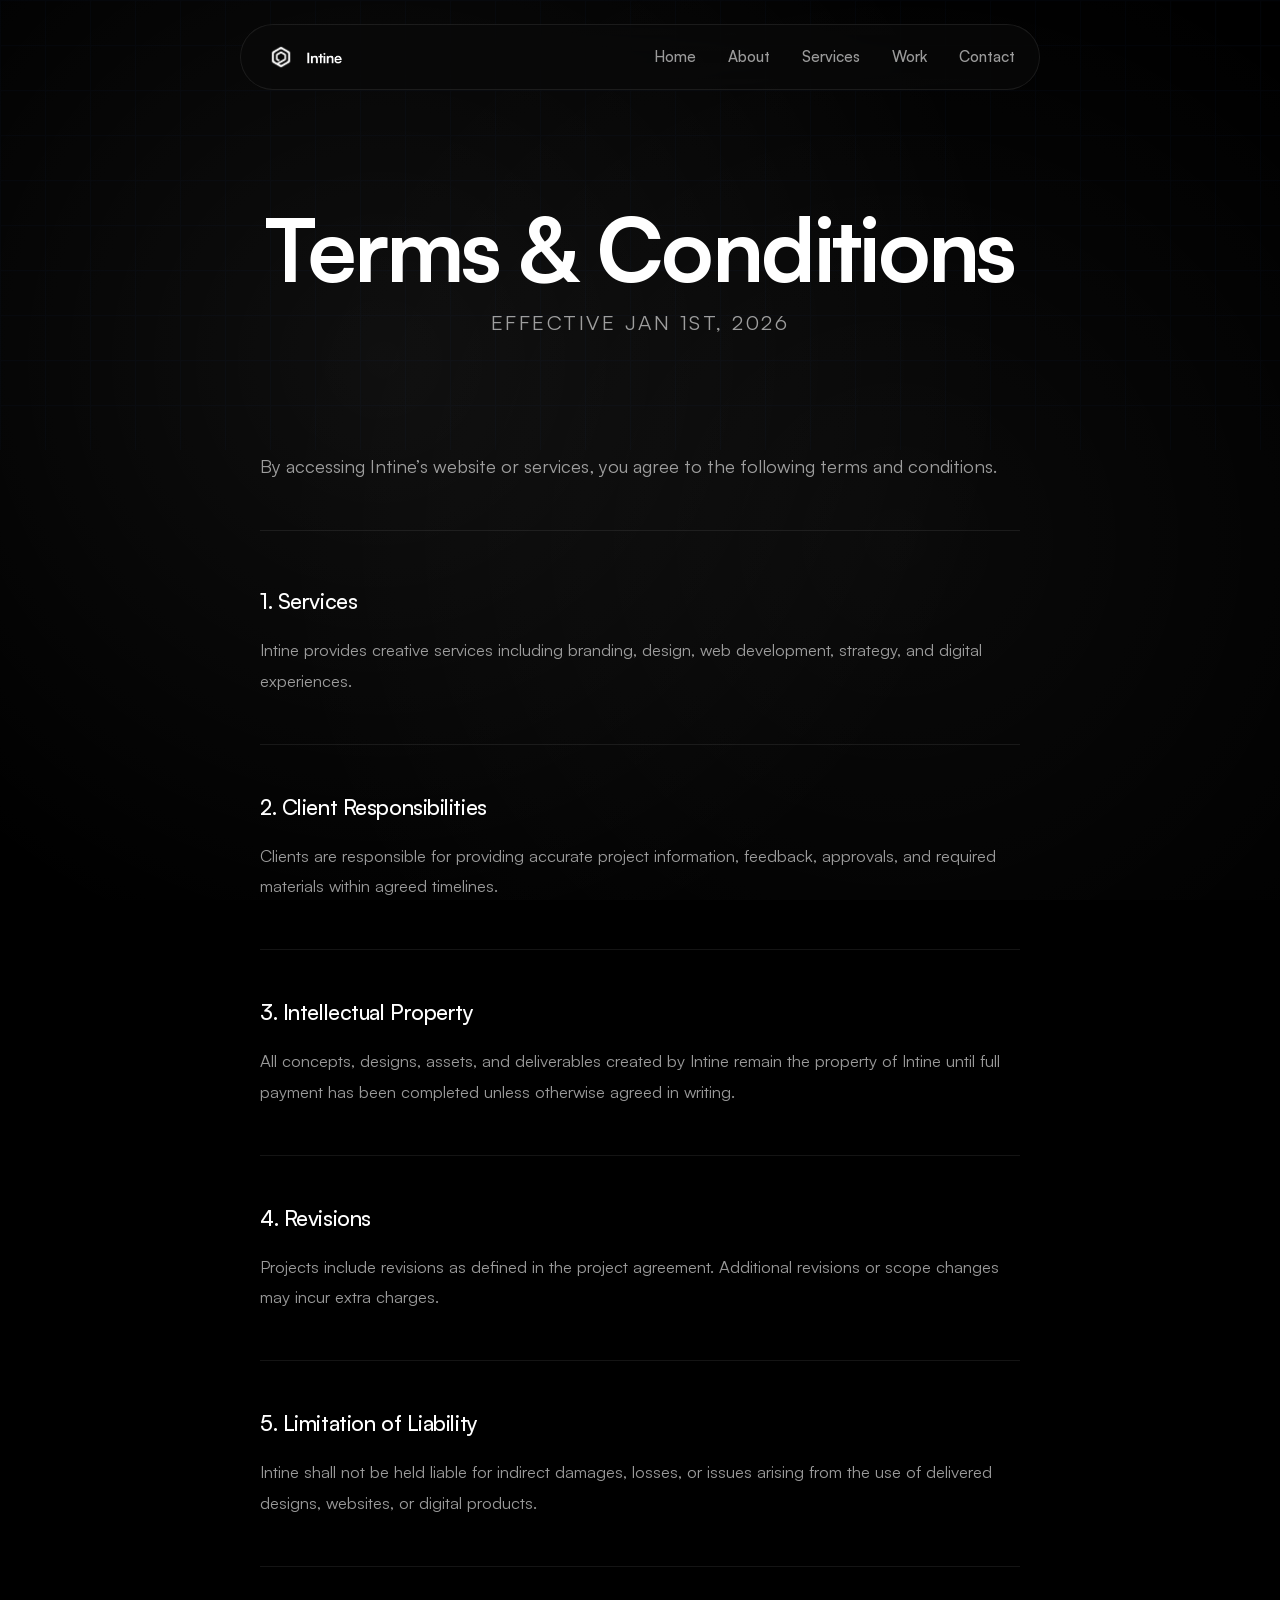
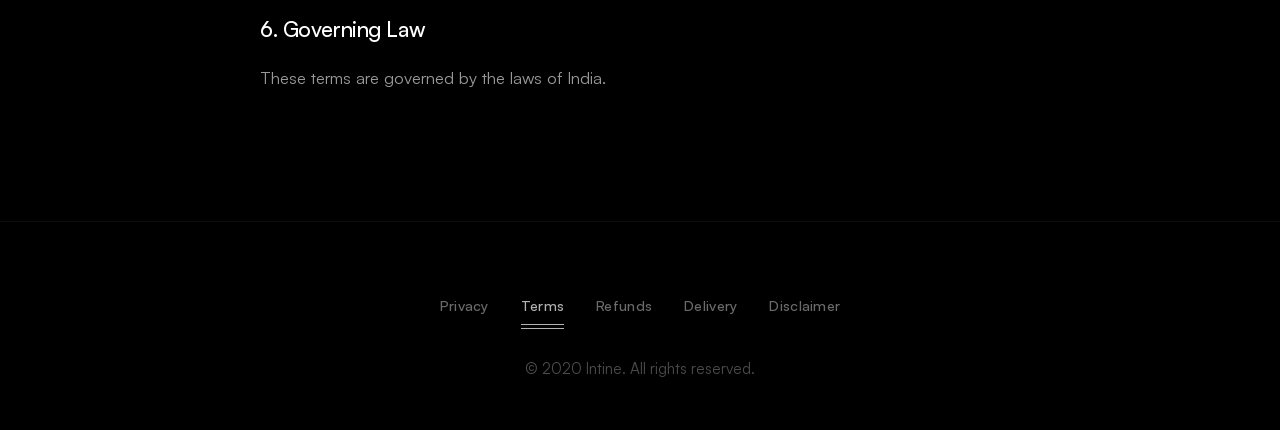
<file: terms.html>
<!DOCTYPE html>
<html lang="en">
<head>
  <meta charset="UTF-8" />
  <meta name="viewport" content="width=device-width, initial-scale=1.0" />
  <title>Terms &amp; Conditions — Intine</title>
  <meta name="description" content="Terms and conditions for accessing Intine’s website and creative services, including intellectual property, revisions, and liability." />
  <meta property="og:title" content="Terms &amp; Conditions — Intine" />
  <meta property="og:description" content="Terms and conditions for accessing Intine’s website and creative services." />
  <meta property="og:type" content="website" />
  <meta property="og:url" content="https://www.intine.co.in/terms.html" />
  <meta name="twitter:card" content="summary_large_image" />
  <link rel="icon" type="image/png" href="assets/icons/favicon.png" />
  <link rel="apple-touch-icon" href="assets/icons/apple-touch-icon.png" />
  <link rel="stylesheet" href="css/style.css">
</head>
<body>
  <div class="scroll-progress" id="scrollProgress" aria-hidden="true"></div>

  <div class="loading" id="loading">
    <div class="spinner"></div>
  </div>

  <div class="bg-animation"></div>

  <header id="header">
    <a href="index.html" class="logo">
      <img src="assets/logos/logo-white.png" alt="Intine Logo" class="logo-mark">
      <img src="assets/logos/wordmark-white.png" alt="Intine Wordmark" class="logo-wordmark">
    </a>
    <nav>
      <a href="index.html">Home</a>
      <a href="about.html">About</a>
      <a href="services.html">Services</a>
      <a href="work.html">Work</a>
      <a href="contact.html">Contact</a>
    </nav>
  </header>

  <section class="work-hero-cinematic legal-hero page-header">
    <div class="hero-content">
      <h1 class="hero-title">Terms &amp; Conditions</h1>
      <p class="legal-effective-date">Effective Jan 1st, 2026</p>
    </div>
  </section>

  <main class="legal-main">
    <div class="legal-container">
      <p class="legal-intro legal-fade">By accessing Intine’s website or services, you agree to the following terms and conditions.</p>

      <section class="legal-block legal-fade" aria-labelledby="terms-1">
        <h2 id="terms-1">1. Services</h2>
        <p>Intine provides creative services including branding, design, web development, strategy, and digital experiences.</p>
      </section>

      <section class="legal-block legal-fade" aria-labelledby="terms-2">
        <h2 id="terms-2">2. Client Responsibilities</h2>
        <p>Clients are responsible for providing accurate project information, feedback, approvals, and required materials within agreed timelines.</p>
      </section>

      <section class="legal-block legal-fade" aria-labelledby="terms-3">
        <h2 id="terms-3">3. Intellectual Property</h2>
        <p>All concepts, designs, assets, and deliverables created by Intine remain the property of Intine until full payment has been completed unless otherwise agreed in writing.</p>
      </section>

      <section class="legal-block legal-fade" aria-labelledby="terms-4">
        <h2 id="terms-4">4. Revisions</h2>
        <p>Projects include revisions as defined in the project agreement. Additional revisions or scope changes may incur extra charges.</p>
      </section>

      <section class="legal-block legal-fade" aria-labelledby="terms-5">
        <h2 id="terms-5">5. Limitation of Liability</h2>
        <p>Intine shall not be held liable for indirect damages, losses, or issues arising from the use of delivered designs, websites, or digital products.</p>
      </section>

      <section class="legal-block legal-fade" aria-labelledby="terms-6">
        <h2 id="terms-6">6. Governing Law</h2>
        <p>These terms are governed by the laws of India.</p>
      </section>
    </div>
  </main>

  <footer class="site-footer">
    <nav class="footer-nav" aria-label="Legal and policies">
      <a href="privacy.html">Privacy</a>
      <a href="terms.html" class="active">Terms</a>
      <a href="refund.html">Refunds</a>
      <a href="delivery.html">Delivery</a>
      <a href="disclaimer.html">Disclaimer</a>
    </nav>
    <p class="footer-copy">© 2020 Intine. All rights reserved.</p>
  </footer>
  <script src="js/main.js"></script>
</body>
</html>
</file>
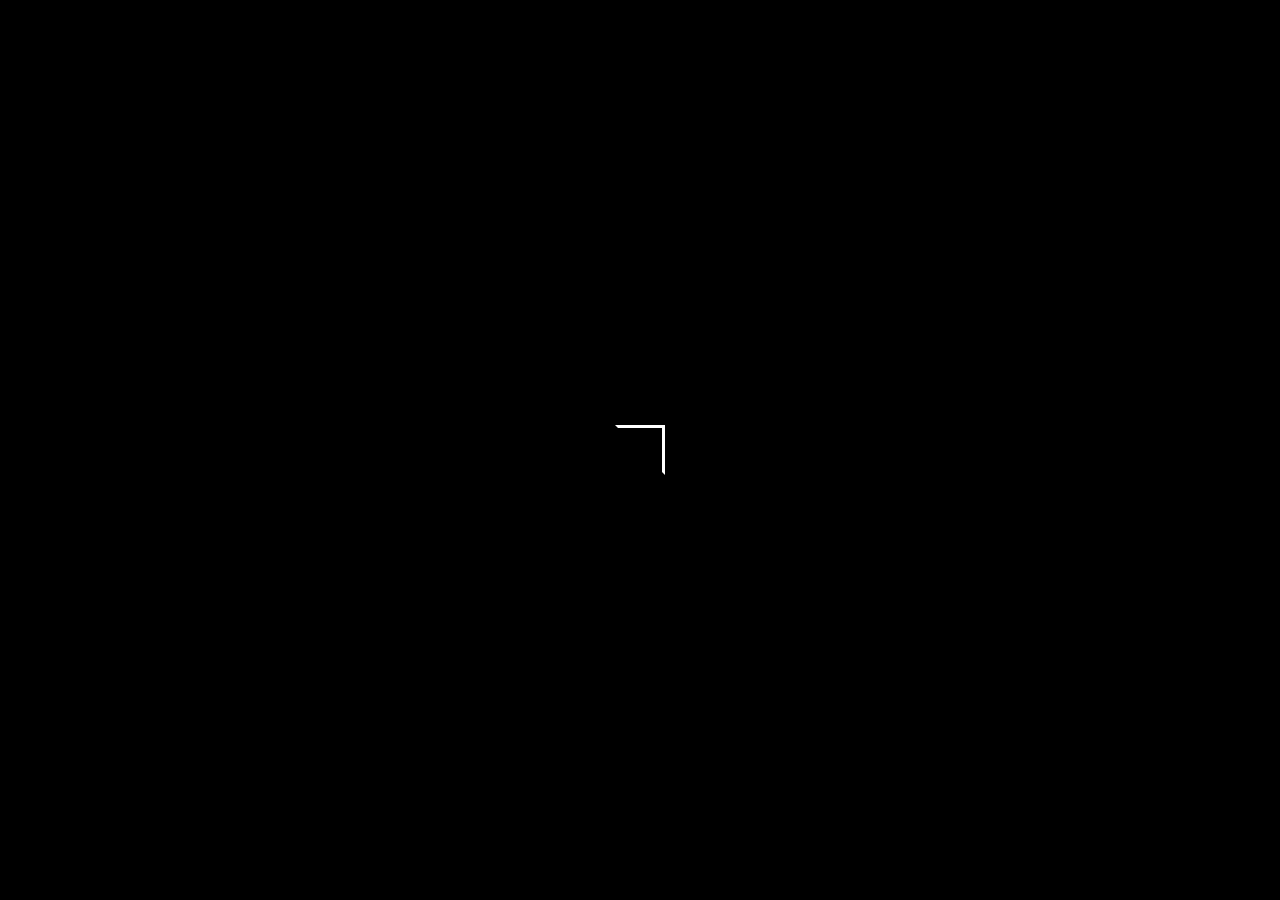
<file: thank-you.html>
<!DOCTYPE html>
<html lang="en">
<head>
  <meta charset="UTF-8" />
  <meta name="viewport" content="width=device-width, initial-scale=1.0" />
  <title>Thank You — Intine</title>
  <meta name="description" content="Thank you for contacting Intine. We'll be in touch soon." />
  <meta property="og:title" content="Thank You — Intine" />
  <meta property="og:description" content="Thank you for contacting Intine. We'll be in touch soon." />
  <meta property="og:type" content="website" />
  <meta property="og:url" content="https://www.intine.co.in/thank-you" />
  <meta name="twitter:card" content="summary_large_image" />
  <meta name="robots" content="noindex" />
  <link rel="icon" type="image/png" href="assets/icons/favicon.png" />
  <link rel="apple-touch-icon" href="assets/icons/apple-touch-icon.png" />
  <link rel="stylesheet" href="css/style.css">
</head>
<body>
  <div class="scroll-progress" id="scrollProgress" aria-hidden="true"></div>

  <div class="loading" id="loading">
    <div class="spinner"></div>
  </div>

  <div class="bg-animation"></div>

  <header id="header">
    <a href="index.html" class="logo">
      <img src="assets/logos/logo-white.png" alt="Intine Logo" class="logo-mark">
      <img src="assets/logos/wordmark-white.png" alt="Intine Wordmark" class="logo-wordmark">
    </a>
    <nav>
      <a href="index.html">Home</a>
      <a href="about.html">About</a>
      <a href="services.html">Services</a>
      <a href="work.html">Work</a>
      <a href="contact.html">Contact</a>
    </nav>
  </header>

  <section class="work-hero-cinematic thank-you-hero" style="min-height: 70vh;">
    <div class="hero-content">
      <p class="thank-you-eyebrow" aria-hidden="true">Message received</p>
      <h1 class="hero-title">Thank you.</h1>
      <p class="hero-subtitle">We've received your inquiry and will get back to you soon at the email you provided.</p>
      <a href="index.html" class="btn-primary thank-you-cta">Back to Home</a>
    </div>
  </section>

  <style>
    .thank-you-hero .hero-content {
      display: flex;
      flex-direction: column;
      align-items: center;
      text-align: center;
      gap: 1.25rem;
    }
    .thank-you-eyebrow {
      color: var(--soft-white);
      font-size: 0.9rem;
      text-transform: uppercase;
      letter-spacing: 0.1em;
      margin: 0;
      opacity: 0;
      animation: thankYouFadeIn 0.8s cubic-bezier(0.16, 1, 0.3, 1) 0.2s forwards;
    }
    .thank-you-hero .hero-title,
    .thank-you-hero .hero-subtitle {
      opacity: 0;
      animation: thankYouFadeIn 0.8s cubic-bezier(0.16, 1, 0.3, 1) forwards;
    }
    .thank-you-hero .hero-title { animation-delay: 0.35s; }
    .thank-you-hero .hero-subtitle {
      animation-delay: 0.5s;
      max-width: 32rem;
    }
    .thank-you-cta {
      margin-top: 1rem;
      opacity: 0;
      animation: thankYouFadeIn 0.8s cubic-bezier(0.16, 1, 0.3, 1) 0.65s forwards;
    }
    @keyframes thankYouFadeIn {
      from { opacity: 0; transform: translateY(16px); }
      to { opacity: 1; transform: translateY(0); }
    }
  </style>

  <footer class="site-footer">
    <nav class="footer-nav" aria-label="Legal and policies">
      <a href="privacy.html">Privacy</a>
      <a href="terms.html">Terms</a>
      <a href="refund.html">Refunds</a>
      <a href="delivery.html">Delivery</a>
      <a href="disclaimer.html">Disclaimer</a>
    </nav>
    <p class="footer-copy">© 2020 Intine. All rights reserved.</p>
  </footer>
  <script src="js/main.js"></script>
</body>
</html>
</file>
<file: css/style.css>
@font-face {
  font-family: 'Satoshi';
  src: url('../assets/fonts/Satoshi-Regular.woff2') format('woff2');
  font-weight: 400;
  font-style: normal;
  font-display: swap;
}

@font-face {
  font-family: 'Satoshi';
  src: url('../assets/fonts/Satoshi-Medium.woff2') format('woff2');
  font-weight: 500;
  font-style: normal;
  font-display: swap;
}

@font-face {
  font-family: 'Satoshi';
  src: url('../assets/fonts/Satoshi-Bold.woff2') format('woff2');
  font-weight: 700;
  font-style: normal;
  font-display: swap;
}

* {

  margin: 0;
  padding: 0;
  box-sizing: border-box;
}


:root {
  --black: #000000;
  --white: #ffffff;
  --soft-white: rgba(255, 255, 255, 0.6);
  --card-bg: rgba(255, 255, 255, 0.02);
  --border-subtle: rgba(255, 255, 255, 0.08);
}


body {
  margin: 0;
  font-family: 'Satoshi', sans-serif;
  background: var(--black);
  color: var(--soft-white);
  overflow-x: hidden;
  line-height: 1.6;
}




/* Custom scrollbar */
::-webkit-scrollbar {
  width: 8px;
}


::-webkit-scrollbar-track {
  background: var(--black);
}


::-webkit-scrollbar-thumb {
  background: rgba(255, 255, 255, 0.2);
}




/* Animated background */
.bg-animation {
  position: fixed;
  inset: 0;
  z-index: -1;
  background:
    radial-gradient(circle at 30% 40%, rgba(255, 255, 255, 0.06), transparent 60%),
    radial-gradient(circle at 70% 60%, rgba(255, 255, 255, 0.04), transparent 60%);
  animation: bgDrift 20s cubic-bezier(0.16, 1, 0.3, 1) infinite alternate;
}

@keyframes bgDrift {
  0% {
    transform: translate(0, 0);
  }

  100% {
    transform: translate(-15px, 10px);
  }
}





/* Premium Floating Navbar */
header {
  position: fixed;
  top: 24px;
  left: 50%;
  transform: translateX(-50%);
  width: calc(100% - 48px);
  max-width: 800px;
  padding: 0.75rem 1.5rem;
  display: flex;
  justify-content: space-between;
  align-items: center;
  background: rgba(10, 10, 10, 0.65);
  backdrop-filter: blur(24px);
  -webkit-backdrop-filter: blur(24px);
  border-radius: 100px;
  border: 1px solid rgba(255, 255, 255, 0.08);
  z-index: 1000;
  transition: transform 0.6s cubic-bezier(0.16, 1, 0.3, 1), background 0.4s ease, opacity 0.6s cubic-bezier(0.16, 1, 0.3, 1);
}

header.nav-hidden {
  transform: translate(-50%, -150%);
  opacity: 0;
  pointer-events: none;
}

header.scrolled {
  background: rgba(10, 10, 10, 0.85);
  box-shadow: 0 20px 40px rgba(0, 0, 0, 0.5);
  border: 1px solid rgba(255, 255, 255, 0.12);
}

.logo {
  display: flex;
  align-items: center;
  gap: 0.5rem;
  text-decoration: none;
  z-index: 1001;
}

.logo-mark {
  width: 32px;
  height: 32px;
  display: block;
}

.logo-wordmark {
  height: 20px;
  width: auto;
  display: block;
  transform: translateY(1px);
}

nav {
  display: flex;
  gap: 2rem;
  align-items: center;
}

nav a {
  color: var(--soft-white);
  text-decoration: none;
  font-weight: 500;
  font-size: 0.95rem;
  position: relative;
  transition: color 0.3s cubic-bezier(0.16, 1, 0.3, 1);
  font-family: 'Satoshi', sans-serif;
  padding: 0.5rem 0;
}

nav a::before {
  content: '';
  position: absolute;
  bottom: 0px;
  left: 0;
  width: 0;
  height: 1px;
  background: var(--white);
  transition: width 0.3s cubic-bezier(0.16, 1, 0.3, 1);
}

nav a:hover::before,
nav a.active::before {
  width: 100%;
}

nav a:hover,
nav a.active {
  color: var(--white);
}

.mobile-menu-btn {
  display: none;
  flex-direction: column;
  justify-content: center;
  align-items: center;
  width: 40px;
  height: 40px;
  cursor: pointer;
  z-index: 1001;
  gap: 6px;
}

.mobile-menu-btn span {
  width: 24px;
  height: 1.5px;
  background: var(--white);
  transition: all 0.4s cubic-bezier(0.16, 1, 0.3, 1);
}

@media (max-width: 768px) {
  header {
    top: 16px;
    width: calc(100% - 32px);
    padding: 0.75rem 1rem;
    flex-direction: row !important;
    /* override old styles */
    gap: 0 !important;
  }

  .logo-mark {
    width: 28px !important;
    height: 28px !important;
  }

  .logo-wordmark {
    height: 18px !important;
  }

  .mobile-menu-btn {
    display: flex;
  }

  .mobile-menu-btn.active span:nth-child(1) {
    transform: translateY(3.75px) rotate(45deg);
  }

  .mobile-menu-btn.active span:nth-child(2) {
    transform: translateY(-3.75px) rotate(-45deg);
  }

  nav {
    position: fixed;
    top: 0;
    left: 0;
    width: 100vw;
    height: 100vh;
    background: rgba(5, 5, 5, 0.98);
    backdrop-filter: blur(30px);
    -webkit-backdrop-filter: blur(30px);
    display: flex;
    flex-direction: column;
    justify-content: center;
    align-items: center;
    gap: 3rem !important;
    opacity: 0;
    pointer-events: none;
    transition: opacity 0.5s cubic-bezier(0.16, 1, 0.3, 1);
    z-index: 1000;
  }

  nav.active {
    opacity: 1;
    pointer-events: auto;
  }

  nav a {
    font-size: 2.5rem !important;
    font-weight: 500;
    letter-spacing: -0.02em;
    opacity: 0;
    transform: translateY(20px);
    transition: all 0.5s cubic-bezier(0.16, 1, 0.3, 1);
  }

  nav.active a {
    opacity: 1;
    transform: translateY(0);
  }

  nav.active a:nth-child(1) {
    transition-delay: 0.1s;
  }

  nav.active a:nth-child(2) {
    transition-delay: 0.15s;
  }

  nav.active a:nth-child(3) {
    transition-delay: 0.2s;
  }

  nav.active a:nth-child(4) {
    transition-delay: 0.25s;
  }

  nav.active a:nth-child(5) {
    transition-delay: 0.3s;
  }

  body.menu-open {
    overflow: hidden;
  }
}




/* Hero section with 3D text */
.hero {
  padding: 12rem 2rem 8rem;
  text-align: center;
  min-height: 100vh;
  display: flex;
  flex-direction: column;
  justify-content: center;
  align-items: center;
  position: relative;
}

.hero::after {
  content: "";
  position: absolute;
  width: 600px;
  height: 600px;
  background: url('../assets/logos/hexagon-outline.svg') no-repeat center;
  background-size: contain;
  opacity: 0.04;
  top: 50%;
  left: 50%;
  transform: translate(-50%, -50%);
  pointer-events: none;
}


.hero h2 {
  font-size: clamp(5rem, 8vw, 7rem);
  letter-spacing: -0.03em;
  line-height: 0.95;
  font-weight: 700;
  margin-bottom: 1rem;
  background: none;
  transform-style: preserve-3d;
  animation: heroFloat 8s ease-in-out infinite alternate;
  text-shadow: none;
}

@keyframes heroFloat {
  0% {
    transform: translateY(0);
  }

  100% {
    transform: translateY(-6px);
  }
}


.hero h2:first-child {
  color: rgba(255, 255, 255, 0.6);
}

.hero h2:last-child {
  color: #ffffff;
}


.hero p {
  font-size: 1.3rem;
  color: var(--soft-white);
  max-width: 600px;
  margin: 2rem auto;
  font-family: 'Satoshi', sans-serif;
  opacity: 0;
  animation: fadeInUp 1s cubic-bezier(0.16, 1, 0.3, 1) forwards 1s;
}


@keyframes fadeInUp {
  from {
    opacity: 0;
    transform: translateY(30px);
  }

  to {
    opacity: 1;
    transform: translateY(0);
  }
}




/* Section styling */
.section {
  padding: 7.5rem 2rem;
  max-width: 1200px;
  margin: auto;
  opacity: 0;
  transform: translateY(20px);
  transition: all 0.8s cubic-bezier(0.16, 1, 0.3, 1);
}


.section.visible {
  opacity: 1;
  transform: translateY(0);
}


.section h2,
.section h3 {
  font-size: 3rem;
  letter-spacing: -0.02em;
  font-weight: 700;
  margin-bottom: 2rem;
  text-align: left;
  background: none;
  font-weight: 700;
}


.section p {
  font-size: 1.1rem;
  color: var(--soft-white);
  text-align: left;
  max-width: 800px;
  margin: 0 0 3rem 0;
  font-family: 'Satoshi', sans-serif;
}


.team-section h2 {
  margin-bottom: 24px;
}


.team-section p {
  margin-bottom: 64px;
}




/* Grid layouts */
.services,
.portfolio {
  display: grid;
  gap: 2rem;
  grid-template-columns: repeat(auto-fit, minmax(300px, 1fr));
}




/* 3D Cards with hover effects */
.card {
  background: var(--card-bg);
  border: 1px solid var(--border-subtle);
  background: var(--card-bg);
  padding: 2rem;
  border-radius: 0;
  border: 1px solid var(--border-subtle);

  transition: all 0.4s cubic-bezier(0.16, 1, 0.3, 1);
  position: relative;
  overflow: hidden;
  transform-style: preserve-3d;
}




.card:hover {
  border-color: rgba(255, 255, 255, 0.2);
}


.card h4 {
  font-size: 1.4rem;
  margin-bottom: 1rem;
  color: var(--white);
  font-weight: 500;
  font-family: 'Satoshi', sans-serif;
}


.card p {
  color: var(--soft-white);
  font-family: 'Satoshi', sans-serif;
  line-height: 1.6;
  opacity: 0.8;
}









/* Footer with gradient text */
footer {
  text-align: center;
  padding: 3rem 2rem;
  font-size: 1rem;
  background: rgba(0, 0, 0, 0.9);
  border-top: 1px solid var(--border-subtle);
  color: var(--soft-white);
  font-family: 'Satoshi', sans-serif;
  opacity: 0.7;
}



/* Responsive design */
@media (max-width: 768px) {
  header {
    padding: 1rem;
    flex-direction: column;
    gap: 1rem;
  }

  nav {
    gap: 1rem;
  }

  .logo-mark {
    width: 48px;
    height: 48px;
  }

  .logo-wordmark {
    height: 32px;
  }

  .service-icon {
    width: 64px;
    height: 64px;
  }

  .logo {
    gap: 0.4rem;
  }

  .hero {
    padding: 8rem 1rem 4rem;
  }

  .hero h2 {
    font-size: clamp(2rem, 6vw, 4rem);
  }

  .section {
    padding: 4rem 1rem;
  }

  .services,
  .portfolio {
    grid-template-columns: 1fr;
  }
}




/* Loading animation */
.loading {
  position: fixed;
  top: 0;
  left: 0;
  width: 100%;
  height: 100%;
  background: var(--black);
  display: flex;
  justify-content: center;
  align-items: center;
  z-index: 9999;
  transition: opacity 0.5s cubic-bezier(0.16, 1, 0.3, 1);
}


.loading.hidden {
  opacity: 0;
  pointer-events: none;
}


.spinner {
  width: 50px;
  height: 50px;
  border: 3px solid transparent;
  border-top: 3px solid var(--white);
  border-right: 3px solid var(--white);
  border-radius: 0;
  animation: spin 1s linear infinite;
}


@keyframes spin {
  0% {
    transform: rotate(0deg);
  }

  100% {
    transform: rotate(360deg);
  }
}




/* Page header */
.page-header {
  padding: 12rem 2rem 6rem;
  text-align: center;
  background: none;
  position: relative;
  overflow: hidden;
}


.page-header::before {
  content: '';
  position: absolute;
  top: 0;
  left: 0;
  right: 0;
  bottom: 0;
  background: url('data:image/svg+xml,<svg xmlns="http://www.w3.org/2000/svg" viewBox="0 0 100 100"><defs><pattern id="grid" width="10" height="10" patternUnits="userSpaceOnUse"><path d="M 10 0 L 0 0 0 10" fill="none" stroke="rgba(58,125,255,0.1)" stroke-width="0.5"/></pattern></defs><rect width="100" height="100" fill="url(%23grid)"/></svg>');
  opacity: 0.3;
}


.page-header h1 {
  color: var(--white);
  font-size: clamp(5rem, 8vw, 7rem);
  letter-spacing: -0.03em;
  line-height: 0.95;
  font-weight: 700;
  background: none;
  margin-bottom: 1rem;
  position: relative;
  z-index: 1;
}


.page-header p {
  font-size: 1.3rem;
  color: var(--soft-white);
  max-width: 600px;
  margin: 0 auto;
  font-family: 'Satoshi', sans-serif;
  position: relative;
  z-index: 1;
}


.section h2,
.section h3 {
  font-size: 3rem;
  letter-spacing: -0.02em;
  font-weight: 700;
  margin-bottom: 2rem;
  text-align: left;
  background: none;
  font-weight: 700;
}


.section p {
  font-size: 1.1rem;
  color: var(--soft-white);
  text-align: left;
  max-width: 800px;
  margin: 0 0 3rem 0;
  font-family: 'Satoshi', sans-serif;
  line-height: 1.8;
}




/* Team grid */
.team-grid {
  display: grid;
  gap: 32px;
  grid-template-columns: repeat(3, 1fr);
  margin-top: 48px;
}


.team-member {
  background: var(--card-bg);
  border: 1px solid var(--border-subtle);
  padding: 40px 32px;
  border-radius: 0;
  display: flex;
  flex-direction: column;
  justify-content: flex-start;
  align-items: center;
  height: 100%;
  min-height: 320px;
  text-align: center;
  transition: all 0.4s cubic-bezier(0.16, 1, 0.3, 1);
  position: relative;
  overflow: hidden;
  transform-style: preserve-3d;
}




.team-member:hover {
  border-color: rgba(255, 255, 255, 0.2);
}


.team-member .icon {
  font-size: 2.5rem;
  margin-bottom: 16px;
}


.team-member h3 {
  font-size: 1.4rem;
  margin-bottom: 8px;
  color: var(--white);
  font-weight: 500;
  font-family: 'Satoshi', sans-serif;
  letter-spacing: -0.01em;
}


.team-member .role {
  color: var(--white);
  font-family: 'Satoshi', sans-serif;
  font-weight: 500;
  margin-bottom: 20px;
  opacity: 0.65;
}


.team-member p {
  color: var(--soft-white);
  font-family: 'Satoshi', sans-serif;
  line-height: 1.6;
  opacity: 0.8;
  max-width: 280px;
  margin: 0 auto;
}




/* Values section */
.values-grid {
  display: grid;
  gap: 2rem;
  grid-template-columns: repeat(auto-fit, minmax(250px, 1fr));
  margin-top: 4rem;
}


.value-item {
  background: var(--card-bg);
  border: 1px solid var(--border-subtle);
  background: var(--card-bg);
  padding: 2rem;
  border-radius: 0;
  border: 1px solid var(--border-subtle);

  transition: all 0.4s cubic-bezier(0.16, 1, 0.3, 1);
  text-align: center;
}


.value-item:hover {
  border-color: rgba(255, 255, 255, 0.2);
}


.value-item .icon {
  font-size: 3rem;
  margin-bottom: 1rem;
  background: none;
}


.value-item h3 {
  font-size: 1.3rem;
  margin-bottom: 1rem;
  color: var(--white);
  font-weight: 500;
  font-family: 'Satoshi', sans-serif;
}


.value-item p {
  color: var(--soft-white);
  font-family: 'Satoshi', sans-serif;
  line-height: 1.6;
  opacity: 0.8;
  margin: 0;
}




/* Footer */
footer {
  text-align: center;
  padding: 3rem 2rem;
  font-size: 1rem;
  background: rgba(0, 0, 0, 0.9);
  border-top: 1px solid var(--border-subtle);
  color: var(--soft-white);
  font-family: 'Satoshi', sans-serif;
  opacity: 0.7;
}



/* Responsive design */
@media (max-width: 768px) {
  header {
    padding: 1rem;
    flex-direction: column;
    gap: 1rem;
  }

  nav {
    gap: 1rem;
  }

  .page-header {
    padding: 8rem 1rem 4rem;
  }

  .page-header h1 {
    color: var(--white);
    font-size: clamp(2rem, 6vw, 4rem);
  }

  .section {
    padding: 4rem 1rem;
  }

  .team-grid,
  .values-grid {
    grid-template-columns: 1fr;
  }
}




/* Services grid */
.services-grid {
  display: grid;
  gap: 3rem;
  grid-template-columns: repeat(auto-fit, minmax(350px, 1fr));
  margin-top: 4rem;
}


.service-card {
  background: var(--card-bg);
  border: 1px solid var(--border-subtle);
  background: var(--card-bg);
  padding: 3rem;
  border-radius: 0;
  border: 1px solid var(--border-subtle);

  transition: all 0.4s cubic-bezier(0.16, 1, 0.3, 1);
  position: relative;
  overflow: hidden;
  transform-style: preserve-3d;
}




.service-card:hover {
  border-color: rgba(255, 255, 255, 0.2);
}


.service-card .icon {
  font-size: 4rem;
  margin-bottom: 1.5rem;
  background: none;
}


.service-card h3 {
  font-size: 1.4rem;
  margin-bottom: 1rem;
  color: var(--white);
  font-weight: 500;
  font-family: 'Satoshi', sans-serif;
}


.service-card p {
  color: var(--soft-white);
  font-family: 'Satoshi', sans-serif;
  line-height: 1.6;
  opacity: 0.8;
  text-align: left;
  margin: 0 0 1.5rem 0;
}


.service-card .features {
  list-style: none;
  padding: 0;
  margin: 0;
}


.service-card .features li {
  color: var(--soft-white);
  font-family: 'Satoshi', sans-serif;
  margin-bottom: 0.5rem;
  padding-left: 1.5rem;
  position: relative;
}

.service-icon {
  width: 100px;
  height: 100px;
  margin-bottom: 1.5rem;
  opacity: 0.9;
  transition: opacity 0.3s cubic-bezier(0.16, 1, 0.3, 1);
}

.card:hover .service-icon,
.service-card:hover .service-icon {
  opacity: 1;
}


.service-card .features li::before {
  content: '✓';
  position: absolute;
  left: 0;
  color: var(--white);
  font-weight: 700;
}




/* Process section */
.process-grid {
  display: grid;
  gap: 2rem;
  grid-template-columns: repeat(auto-fit, minmax(250px, 1fr));
  margin-top: 4rem;
}


.process-step {
  background: rgba(255, 255, 255, 0.02);
  border: 1px solid rgba(255, 255, 255, 0.08);
  padding: 2rem;
  transition: all 0.3s ease;
}


.process-step:hover {
  border-color: rgba(255, 255, 255, 0.2);
}


.process-step .step-number {
  width: 60px;
  height: 60px;
  border: 1px solid var(--border-subtle);
  background: transparent;
  display: flex;
  align-items: center;
  justify-content: center;
  margin: 0 auto 1.5rem;
  font-size: 1.5rem;
  font-weight: 700;
  color: var(--white);
  font-family: 'Satoshi', sans-serif;
  border-radius: 0;
}


.process-step h3 {
  font-size: 1.3rem;
  margin-bottom: 1rem;
  color: var(--white);
  font-weight: 500;
  font-family: 'Satoshi', sans-serif;
}


.process-step p {
  color: var(--soft-white);
  font-family: 'Satoshi', sans-serif;
  line-height: 1.6;
  opacity: 0.8;
  margin: 0;
}




/* CTA section */
.cta-section {
  padding: 120px 20px;
  text-align: center;
  position: relative;
  background: radial-gradient(circle at center, rgba(255, 255, 255, 0.05) 0%, transparent 70%);
  margin: 0;
  border: none;
}

.cta-container {
  max-width: 800px;
  margin: 0 auto;
}

.cta-headline {
  font-size: clamp(2.5rem, 5vw, 4rem);
  font-weight: 700;
  color: var(--white);
  font-family: 'Satoshi', sans-serif;
  margin-bottom: 1rem;
  line-height: 1.1;
}

.cta-subtext {
  font-size: 1.1rem;
  color: var(--soft-white);
  font-family: 'Satoshi', sans-serif;
  margin-bottom: 2.5rem;
  opacity: 0.8;
}

.cta-button-new {
  display: inline-block;
  background: #ffffff;
  color: #000000;
  text-decoration: none;
  font-family: 'Satoshi', sans-serif;
  font-weight: 700;
  font-size: 1.1rem;
  padding: 1.2rem 2.5rem;
  border-radius: 999px;
  transition: all 0.3s cubic-bezier(0.16, 1, 0.3, 1);
  margin-bottom: 0.8rem;
  border: none;
  cursor: pointer;
}

.cta-button-new:hover {
  transform: scale(1.03);
  opacity: 0.95;
  box-shadow: 0 0 20px rgba(255, 255, 255, 0.2);
}

.cta-microtext {
  font-size: 0.85rem;
  color: var(--soft-white);
  font-family: 'Satoshi', sans-serif;
  opacity: 0.5;
  margin: 0;
}

@media (max-width: 768px) {
  .cta-section {
    padding: 80px 20px;
  }

  .cta-button-new {
    width: 100%;
  }
}



/* Responsive design */
@media (max-width: 768px) {
  header {
    padding: 1rem;
    flex-direction: column;
    gap: 1rem;
  }

  nav {
    gap: 1rem;
  }

  .page-header {
    padding: 8rem 1rem 4rem;
  }

  .page-header h1 {
    color: var(--white);
    font-size: clamp(2rem, 6vw, 4rem);
  }

  .section {
    padding: 4rem 1rem;
  }

  .services-grid,
  .process-grid {
    grid-template-columns: 1fr;
  }

  .service-card {
    background: var(--card-bg);
    border: 1px solid var(--border-subtle);
    padding: 2rem;
  }
}






/* Portfolio grid */
.portfolio-grid {
  display: grid;
  gap: 3rem;
  grid-template-columns: repeat(auto-fit, minmax(400px, 1fr));
  margin-top: 4rem;
}


.portfolio-item {
  background: var(--card-bg);
  border: 1px solid var(--border-subtle);
  background: var(--card-bg);
  border-radius: 0;
  border: 1px solid var(--border-subtle);

  transition: all 0.4s cubic-bezier(0.16, 1, 0.3, 1);
  position: relative;
  overflow: hidden;
  transform-style: preserve-3d;
}




.portfolio-item:hover {
  border-color: rgba(255, 255, 255, 0.2);
}


.portfolio-image {
  width: 100%;
  height: 250px;
  background: none;
  display: flex;
  align-items: center;
  justify-content: center;
  font-size: 4rem;
  color: var(--soft-white);
  position: relative;
  overflow: hidden;
}



.portfolio-content {
  padding: 2rem;
}


.portfolio-content h3 {
  font-size: 1.4rem;
  margin-bottom: 0.5rem;
  color: var(--white);
  font-weight: 500;
  font-family: 'Satoshi', sans-serif;
}


.portfolio-content .category {
  color: var(--white);
  font-family: 'Satoshi', sans-serif;
  font-size: 0.9rem;
  font-weight: 500;
  margin-bottom: 1rem;
  text-transform: uppercase;
  letter-spacing: 1px;
}


.portfolio-content p {
  color: var(--soft-white);
  font-family: 'Satoshi', sans-serif;
  line-height: 1.6;
  opacity: 0.8;
  margin-bottom: 1.5rem;
  text-align: left;
}


.portfolio-content .tags {
  display: flex;
  gap: 0.5rem;
  flex-wrap: wrap;
  margin-bottom: 1.5rem;
}


.tag {
  padding: 0.3rem 0.8rem;
  background: rgba(58, 125, 255, 0.1);
  border: 1px solid rgba(58, 125, 255, 0.3);
  border-radius: 0;
  font-size: 0.8rem;
  font-family: 'Satoshi', sans-serif;
}


.portfolio-content .view-project {
  display: inline-block;
  padding: 0.8rem 1.5rem;
  background: #ffffff;
  color: #000000;
  text-decoration: none;
  border-radius: 0;
  font-weight: 700;
  font-family: 'Satoshi', sans-serif;
  transition: opacity 0.25s cubic-bezier(0.16, 1, 0.3, 1);
  border: none;
  cursor: pointer;
}


.portfolio-content .view-project:hover {
  opacity: 0.92;
}




/* Stats section */
.stats-grid {
  display: grid;
  gap: 2rem;
  grid-template-columns: repeat(auto-fit, minmax(200px, 1fr));
  margin-top: 4rem;
}


.stat-item {
  background: var(--card-bg);
  border: 1px solid var(--border-subtle);
  background: var(--card-bg);
  padding: 2rem;
  border-radius: 0;
  border: 1px solid var(--border-subtle);

  transition: all 0.4s cubic-bezier(0.16, 1, 0.3, 1);
  text-align: center;
}


.stat-item:hover {
  border-color: rgba(255, 255, 255, 0.2);
}


.stat-item .number {
  font-size: 3rem;
  font-weight: 700;
  background: none;
  margin-bottom: 0.5rem;
  font-family: 'Satoshi', sans-serif;
}


.stat-item .label {
  color: var(--soft-white);
  font-family: 'Satoshi', sans-serif;
  font-size: 1rem;
  opacity: 0.8;
}



/* Responsive design */
@media (max-width: 768px) {
  header {
    padding: 1rem;
    flex-direction: column;
    gap: 1rem;
  }

  nav {
    gap: 1rem;
  }

  .page-header {
    padding: 8rem 1rem 4rem;
  }

  .page-header h1 {
    color: var(--white);
    font-size: clamp(2rem, 6vw, 4rem);
  }

  .section {
    padding: 4rem 1rem;
  }

  .portfolio-grid {
    grid-template-columns: 1fr;
  }
}




/* Contact grid */
.contact-grid {
  display: grid;
  gap: 4rem;
  grid-template-columns: 1fr 1fr;
  margin-top: 4rem;
}




/* Contact form */
.contact-form {
  background: var(--card-bg);
  border: 1px solid var(--border-subtle);
  background: var(--card-bg);
  padding: 3rem;
  border-radius: 0;
  border: 1px solid var(--border-subtle);

  transition: all 0.4s cubic-bezier(0.16, 1, 0.3, 1);
  position: relative;
  overflow: hidden;
  transform-style: preserve-3d;
}




.contact-form:hover {
  border-color: rgba(255, 255, 255, 0.2);
}


.form-group {
  margin-bottom: 2rem;
}


.form-group label {
  display: block;
  margin-bottom: 0.5rem;
  color: var(--soft-white);
  font-family: 'Satoshi', sans-serif;
  font-weight: 500;
}


.form-group input,
.form-group textarea,
.form-group select {
  width: 100%;
  padding: 1rem;
  background: rgba(244, 244, 244, 0.05);
  border: 1px solid var(--border-subtle);
  border-radius: 0;
  color: var(--soft-white);
  font-family: 'Satoshi', sans-serif;
  font-size: 1rem;
  transition: all 0.3s cubic-bezier(0.16, 1, 0.3, 1);

}


.form-group input:focus,
.form-group textarea:focus,
.form-group select:focus {
  outline: none;
  border-color: rgba(255, 255, 255, 0.2);
}


.contact-item {
  display: flex;
  align-items: center;
  margin-bottom: 2rem;
  padding: 1.5rem;
  background: rgba(244, 244, 244, 0.02);
  border-radius: 0;
  border: 1px solid rgba(58, 125, 255, 0.1);
  transition: all 0.3s cubic-bezier(0.16, 1, 0.3, 1);
}


.contact-item:hover {
  border-color: rgba(255, 255, 255, 0.2);
}


.contact-item .icon {
  width: 50px;
  height: 50px;
  border: 1px solid var(--border-subtle);
  background: transparent;
  display: flex;
  align-items: center;
  justify-content: center;
  margin-right: 1.5rem;
  font-size: 1.5rem;
  color: var(--white);
  border-radius: 0;
}


.contact-item .content h3 {
  font-size: 1.2rem;
  margin-bottom: 0.5rem;
  color: var(--white);
  font-weight: 500;
  font-family: 'Satoshi', sans-serif;
}


.contact-item .content p,
.contact-item .content a {
  color: var(--soft-white);
  font-family: 'Satoshi', sans-serif;
  text-decoration: none;
  opacity: 0.8;
  transition: all 0.3s cubic-bezier(0.16, 1, 0.3, 1);
}


.contact-item .content a:hover {
  color: var(--white);
  opacity: 1;
}




/* Social links */
.social-links {
  display: flex;
  gap: 1rem;
  margin-top: 2rem;
}


.social-link {
  width: 50px;
  height: 50px;
  border: 1px solid var(--border-subtle);
  background: transparent;
  display: flex;
  align-items: center;
  justify-content: center;
  color: var(--white);
  text-decoration: none;
  font-size: 1.2rem;
  transition: all 0.3s cubic-bezier(0.16, 1, 0.3, 1);
  border-radius: 0;
}





.social-link span {
  position: relative;
  z-index: 1;
}




/* Map section */
.map-section {
  background: var(--card-bg);
  border: 1px solid var(--border-subtle);
  background: var(--card-bg);
  padding: 3rem;
  border-radius: 0;
  border: 1px solid var(--border-subtle);

  margin-top: 4rem;
  text-align: center;
}


.map-placeholder {
  width: 100%;
  height: 300px;
  background: var(--card-bg);
  border: 1px solid var(--border-subtle);
  border-radius: 0;
  display: flex;
  align-items: center;
  justify-content: center;
  font-size: 3rem;
  color: var(--soft-white);
  margin-bottom: 2rem;
  position: relative;
  overflow: hidden;
}



.map-placeholder span {
  position: relative;
  z-index: 1;
}



/* Responsive design */
@media (max-width: 768px) {
  header {
    padding: 1rem;
    flex-direction: column;
    gap: 1rem;
  }

  nav {
    gap: 1rem;
  }

  .page-header {
    padding: 8rem 1rem 4rem;
  }

  .page-header h1 {
    color: var(--white);
    font-size: clamp(2rem, 6vw, 4rem);
  }

  .section {
    padding: 4rem 1rem;
  }

  .contact-grid {
    grid-template-columns: 1fr;
    gap: 2rem;
  }

  .contact-form,
  .contact-info {
    padding: 2rem;
  }
}

/* --- Contact Page Redesign --- */
.contact-layout {
  display: grid;
  grid-template-columns: 1fr 1fr;
  gap: 6rem;
  width: 100%;
}

.contact-hero-content {
  display: flex;
  flex-direction: column;
  justify-content: center;
}

.contact-headline {
  font-size: clamp(3.5rem, 6vw, 5.5rem);
  line-height: 1.1;
  margin-bottom: 1.5rem;
  color: var(--white);
  font-weight: 700;
  letter-spacing: -0.03em;
  font-family: 'Satoshi', sans-serif;
}

.contact-subtext {
  font-size: 1.2rem;
  color: var(--soft-white);
  max-width: 450px;
  margin-bottom: 3rem;
  line-height: 1.6;
}

.quick-contacts {
  display: flex;
  gap: 3rem;
  margin-bottom: 4rem;
  flex-wrap: wrap;
}

.contact-method {
  display: flex;
  flex-direction: column;
}

.contact-label {
  font-size: 0.85rem;
  color: var(--soft-white);
  margin-bottom: 0.5rem;
  text-transform: uppercase;
  letter-spacing: 1px;
  opacity: 0.7;
}

.contact-link {
  color: var(--white);
  text-decoration: none;
  font-size: 1.1rem;
  font-weight: 500;
  transition: opacity 0.3s ease;
}

.contact-link:hover {
  opacity: 0.8;
}

.social-mini a {
  color: var(--white);
  text-decoration: none;
  font-size: 1rem;
  font-weight: 500;
  transition: opacity 0.3s ease;
}

.social-mini a:hover {
  opacity: 0.7;
}

.credibility-section {
  border-top: 1px solid var(--border-subtle);
  padding-top: 2rem;
  max-width: 450px;
}

.testimonial-text {
  color: var(--soft-white);
  font-size: 1rem;
  line-height: 1.6;
  font-style: italic;
  margin-bottom: 1rem;
}

.testimonial-author {
  color: var(--white);
  font-weight: 500;
  font-size: 0.9rem;
}

.premium-form-wrapper {
  background: rgba(20, 20, 20, 0.4);
  backdrop-filter: blur(20px);
  -webkit-backdrop-filter: blur(20px);
  border: 1px solid rgba(255, 255, 255, 0.08);
  padding: 3.5rem;
  border-radius: 0;
  position: relative;
  overflow: hidden;
}

.premium-form-wrapper::before {
  content: '';
  position: absolute;
  top: 0;
  left: 0;
  right: 0;
  height: 1px;
  background: linear-gradient(90deg, transparent, rgba(255, 255, 255, 0.2), transparent);
}

.form-row {
  display: grid;
  grid-template-columns: 1fr 1fr;
  gap: 1.5rem;
}

.modern-input {
  position: relative;
  margin-bottom: 2.5rem;
}

.modern-input input,
.modern-input textarea,
.modern-input select {
  width: 100%;
  background: transparent !important;
  border: none !important;
  border-bottom: 1px solid var(--border-subtle) !important;
  padding: 1rem 0 0.5rem !important;
  color: var(--white) !important;
  font-family: 'Satoshi', sans-serif;
  font-size: 1.05rem;
  transition: all 0.3s cubic-bezier(0.16, 1, 0.3, 1);
  border-radius: 0 !important;
}

.modern-input select {
  cursor: pointer;
  appearance: none;
  -webkit-appearance: none;
}

.modern-input.select-wrapper::after {
  content: '▼';
  position: absolute;
  right: 0;
  bottom: 1rem;
  font-size: 0.7rem;
  color: var(--soft-white);
  pointer-events: none;
}

.modern-input select option {
  background: #111;
  color: var(--white);
}

.modern-input input:focus,
.modern-input textarea:focus,
.modern-input select:focus {
  outline: none !important;
  border-bottom-color: var(--white) !important;
}

.modern-input label {
  position: absolute;
  left: 0;
  top: 1rem;
  color: var(--soft-white);
  font-size: 1.05rem;
  pointer-events: none;
  transition: all 0.3s cubic-bezier(0.16, 1, 0.3, 1);
  opacity: 0.7;
}

.modern-input input:focus~label,
.modern-input input:not(:placeholder-shown)~label,
.modern-input textarea:focus~label,
.modern-input textarea:not(:placeholder-shown)~label,
.modern-input select:focus~label,
.modern-input select:valid~label {
  top: -0.5rem;
  font-size: 0.8rem;
  opacity: 1;
  color: var(--white);
}

.modern-input textarea {
  resize: vertical;
  min-height: 100px;
}

.submit-cta {
  display: flex;
  align-items: center;
  justify-content: space-between;
  width: 100%;
  background: #ffffff;
  color: #000000;
  border: none;
  padding: 1.2rem 2rem;
  font-family: 'Satoshi', sans-serif;
  font-weight: 700;
  font-size: 1.1rem;
  cursor: pointer;
  transition: all 0.4s cubic-bezier(0.16, 1, 0.3, 1);
  margin-top: 1rem;
}

.submit-cta:hover {
  transform: translateY(-2px);
  box-shadow: 0 10px 20px rgba(255, 255, 255, 0.1);
}

.submit-cta .arrow {
  transition: transform 0.3s ease;
}

.submit-cta:hover .arrow {
  transform: translateX(5px);
}

@media (max-width: 992px) {
  .contact-layout {
    grid-template-columns: 1fr;
    gap: 4rem;
  }

  .contact-hero {
    padding-top: 120px;
  }
}

@media (max-width: 768px) {
  .form-row {
    grid-template-columns: 1fr;
    gap: 0;
  }

  .premium-form-wrapper {
    padding: 2rem;
  }
}

/* --- Services Page Redesign --- */
.services-hero {
  padding-top: 180px;
  min-height: 70vh;
  display: flex;
  align-items: center;
  justify-content: center;
  text-align: center;
}

.hero-content-wrapper {
  max-width: 900px;
  margin: 0 auto;
}

.premium-headline {
  font-size: clamp(3rem, 5vw, 4.5rem);
  line-height: 1.1;
  margin-bottom: 1.5rem;
  color: var(--white);
  font-weight: 700;
  letter-spacing: -0.03em;
  font-family: 'Satoshi', sans-serif;
}

.premium-subtext {
  font-size: 1.3rem;
  color: var(--soft-white);
  max-width: 700px;
  margin: 0 auto 3rem;
  line-height: 1.6;
}

.highlight-text {
  background: linear-gradient(90deg, #ffffff, rgba(255, 255, 255, 0.4));
  -webkit-background-clip: text;
  background-clip: text;
  -webkit-text-fill-color: transparent;
}

.premium-services {
  display: flex;
  flex-direction: column;
  gap: 4rem;
}

.service-category {
  display: grid;
  grid-template-columns: 100px 1fr;
  gap: 2rem;
  padding: 4rem;
  background: rgba(20, 20, 20, 0.4);
  backdrop-filter: blur(20px);
  -webkit-backdrop-filter: blur(20px);
  border: 1px solid rgba(255, 255, 255, 0.08);
  transition: all 0.4s ease;
}

.service-category:hover {
  border-color: rgba(255, 255, 255, 0.2);
  transform: translateY(-5px);
}

.service-meta {
  display: flex;
  justify-content: flex-start;
}

.service-num {
  font-size: 1.2rem;
  font-family: 'Satoshi', sans-serif;
  color: var(--soft-white);
  font-weight: 500;
  border-bottom: 1px solid var(--soft-white);
  padding-bottom: 0.5rem;
  display: inline-block;
  height: max-content;
}

.service-content h2 {
  font-size: 2.5rem;
  margin-bottom: 1rem;
  color: var(--white);
  font-weight: 700;
  letter-spacing: -0.02em;
}

.service-content p {
  font-size: 1.1rem;
  color: var(--soft-white);
  line-height: 1.6;
  margin-bottom: 2rem;
  max-width: 700px;
}

.outcome-list {
  list-style: none;
  padding: 0;
  display: flex;
  flex-direction: column;
  gap: 1rem;
}

.outcome-list li {
  color: var(--white);
  font-size: 1rem;
  display: flex;
  align-items: center;
  gap: 1rem;
}

.outcome-list li::before {
  content: '→';
  color: var(--soft-white);
}

.trust-banner {
  padding: 5rem 0;
  border-top: 1px solid var(--border-subtle);
  border-bottom: 1px solid var(--border-subtle);
  text-align: center;
  background: radial-gradient(circle at center, rgba(255, 255, 255, 0.02) 0%, transparent 70%);
}

.trust-banner h3 {
  font-size: 1.2rem;
  color: var(--soft-white);
  margin-bottom: 3rem;
  text-transform: uppercase;
  letter-spacing: 2px;
}

.trust-stats {
  display: flex;
  justify-content: center;
  gap: 5rem;
  flex-wrap: wrap;
}

.stat {
  display: flex;
  flex-direction: column;
  align-items: center;
  gap: 0.5rem;
}

.stat-num {
  font-size: 3.5rem;
  font-weight: 700;
  color: var(--white);
  line-height: 1;
}

.stat-label {
  font-size: 1rem;
  color: var(--soft-white);
}

.cinematic-process {
  padding: 8rem 0;
}

.process-header {
  text-align: center;
  margin-bottom: 6rem;
}

.process-header h2 {
  font-size: 3rem;
  color: var(--white);
  margin-bottom: 1rem;
  font-weight: 700;
  letter-spacing: -0.02em;
}

.process-header p {
  font-size: 1.2rem;
  color: var(--soft-white);
  max-width: 600px;
  margin: 0 auto;
}

.process-timeline {
  display: grid;
  grid-template-columns: repeat(4, 1fr);
  gap: 2rem;
  position: relative;
}

.process-track {
  position: absolute;
  top: 24px;
  left: 0;
  right: 0;
  height: 1px;
  background: var(--border-subtle);
  z-index: 0;
}

.process-node {
  position: relative;
  z-index: 1;
}

.node-indicator {
  width: 48px;
  height: 48px;
  background: var(--black);
  border: 1px solid rgba(255, 255, 255, 0.2);
  border-radius: 50%;
  margin-bottom: 2rem;
  display: flex;
  align-items: center;
  justify-content: center;
  transition: all 0.4s ease;
}

.node-indicator::after {
  content: '';
  width: 8px;
  height: 8px;
  background: var(--white);
  border-radius: 50%;
  opacity: 0;
  transition: opacity 0.4s ease;
}

.process-node:hover .node-indicator {
  border-color: var(--white);
}

.process-node:hover .node-indicator::after {
  opacity: 1;
}

.process-node h4 {
  font-size: 1.3rem;
  color: var(--white);
  margin-bottom: 1rem;
  font-weight: 700;
}

.process-node p {
  font-size: 1rem;
  color: var(--soft-white);
  line-height: 1.6;
}

@media (max-width: 992px) {
  .process-timeline {
    grid-template-columns: 1fr 1fr;
    gap: 4rem;
  }

  .process-track {
    display: none;
  }
}

@media (max-width: 768px) {
  .service-category {
    grid-template-columns: 1fr;
    padding: 2rem;
  }

  .service-meta {
    margin-bottom: -1rem;
  }

  .trust-stats {
    gap: 3rem;
    flex-direction: column;
  }

  .process-timeline {
    grid-template-columns: 1fr;
  }
}

/* About Page Redesign */
.about-hero {
  padding: 14rem 2rem 8rem;
  text-align: center;
}

.about-positioning {
  text-align: center;
  max-width: 900px;
  margin: 0 auto;
}

.large-text {
  font-size: clamp(1.5rem, 3vw, 2rem);
  line-height: 1.4;
  color: var(--white);
  opacity: 0.9;
  max-width: 100% !important;
}

.two-col-layout {
  display: grid;
  grid-template-columns: 1fr 1fr;
  gap: 4rem;
  margin-top: 2rem;
}

.two-col-layout .col h3 {
  font-size: 1.8rem;
  margin-bottom: 1rem;
  color: var(--white);
}

.approach-grid {
  display: grid;
  grid-template-columns: repeat(auto-fit, minmax(300px, 1fr));
  gap: 3rem;
  margin-top: 3rem;
}

.approach-item {
  padding: 3rem;
  background: var(--card-bg);
  border: 1px solid var(--border-subtle);
  position: relative;
  transition: all 0.4s ease;
}

.approach-item:hover {
  border-color: rgba(255, 255, 255, 0.2);
  transform: translateY(-5px);
}

.approach-item .number {
  font-size: 1rem;
  font-weight: 700;
  color: var(--white);
  opacity: 0.5;
  margin-bottom: 2rem;
  font-family: monospace;
}

.approach-item h3 {
  font-size: 1.5rem;
  margin-bottom: 1rem;
  color: var(--white);
}

.philosophy-container {
  padding: 5rem;
  background: var(--card-bg);
  border: 1px solid var(--border-subtle);
  text-align: center;
}

.philosophy-container h2 {
  text-align: center;
}

.philosophy-list {
  list-style: none;
  padding: 0;
  margin: 3rem 0 0 0;
  display: flex;
  flex-direction: column;
  gap: 1.5rem;
}

.philosophy-list li {
  font-size: clamp(1.2rem, 2.5vw, 1.8rem);
  font-weight: 500;
  color: var(--white);
}

.stats-grid {
  display: grid;
  grid-template-columns: repeat(3, 1fr);
  gap: 2rem;
  text-align: center;
  border-top: 1px solid var(--border-subtle);
  border-bottom: 1px solid var(--border-subtle);
  padding: 4rem 0;
}

.stat-item {
  display: flex;
  flex-direction: column;
  align-items: center;
}

.stat-number {
  font-size: clamp(3rem, 6vw, 5rem);
  font-weight: 700;
  color: var(--white);
  line-height: 1;
  margin-bottom: 0.5rem;
  letter-spacing: -0.03em;
}

.stat-label {
  font-size: 1.1rem;
  color: var(--soft-white);
  text-transform: uppercase;
  letter-spacing: 0.05em;
}

.founder-layout {
  display: grid;
  grid-template-columns: 1fr 1.5fr;
  gap: 4rem;
  align-items: center;
  margin-top: 2rem;
}

.image-placeholder {
  width: 100%;
  aspect-ratio: 3/4;
  background: linear-gradient(135deg, rgba(255, 255, 255, 0.05) 0%, rgba(255, 255, 255, 0.01) 100%);
  border: 1px solid var(--border-subtle);
}

.founder-story h2 {
  margin-bottom: 2rem;
}

.founder-story p {
  font-size: clamp(1.2rem, 2.5vw, 1.6rem);
  line-height: 1.5;
  color: var(--white);
  opacity: 0.9;
  font-style: italic;
  max-width: 100%;
}

.founder-name {
  margin-top: 2rem;
  font-size: 1rem;
  color: var(--soft-white);
  font-weight: 500;
  letter-spacing: 0.05em;
  text-transform: uppercase;
}

@media (max-width: 768px) {
  .two-col-layout {
    grid-template-columns: 1fr;
    gap: 2rem;
  }

  .founder-layout {
    grid-template-columns: 1fr;
    gap: 3rem;
  }

  .stats-grid {
    grid-template-columns: 1fr;
    gap: 3rem;
  }

  .philosophy-container {
    padding: 3rem 1.5rem;
  }
}

/* ==================================================
   WORK PAGE CINEMATIC REDESIGN
   ================================================== */

.work-hero-cinematic {
  min-height: 80vh;
  display: flex;
  align-items: center;
  justify-content: center;
  padding: 8rem 2rem 4rem;
  text-align: center;
  position: relative;
  overflow: hidden;
}

.hero-title {
  font-size: clamp(4rem, 10vw, 9rem);
  font-weight: 500;
  letter-spacing: -0.04em;
  color: var(--white);
  margin-bottom: 2rem;
  line-height: 1;
  animation: heroFloat 8s ease-in-out infinite alternate;
}

.hero-subtitle {
  font-size: clamp(1.2rem, 3vw, 1.8rem);
  color: var(--soft-white);
  max-width: 600px;
  margin: 0 auto;
  font-weight: 400;
  letter-spacing: -0.01em;
  animation: fadeInUp 1s cubic-bezier(0.16, 1, 0.3, 1) forwards 0.2s;
  opacity: 0;
  transform: translateY(40px);
}

.cinematic-cases {
  padding: 4rem 2rem 10rem;
  max-width: 1400px;
  margin: 0 auto;
  display: flex;
  flex-direction: column;
  gap: 12rem;
}

.case-study-row {
  display: grid;
  grid-template-columns: 1.2fr 1fr;
  gap: 6rem;
  align-items: center;
}

.case-study-row.reverse {
  grid-template-columns: 1fr 1.2fr;
}

.case-study-row.reverse .case-media {
  order: 2;
}

.case-study-row.reverse .case-info {
  order: 1;
}

@media (max-width: 1024px) {

  .case-study-row,
  .case-study-row.reverse {
    grid-template-columns: 1fr;
    gap: 3rem;
  }

  .case-study-row.reverse .case-media {
    order: 1;
  }

  .case-study-row.reverse .case-info {
    order: 2;
  }

  .cinematic-cases {
    gap: 6rem;
  }
}

.case-media {
  position: relative;
  width: 100%;
  aspect-ratio: 4/3;
  overflow: hidden;
  border-radius: 4px;
}

.media-placeholder {
  width: 100%;
  height: 100%;
  background: #0a0a0a;
  display: flex;
  align-items: center;
  justify-content: center;
  position: relative;
  transition: transform 0.8s cubic-bezier(0.16, 1, 0.3, 1);
}

.media-placeholder img {
  width: 100%;
  height: 100%;
  object-fit: cover;
}

.media-emoji {
  font-size: 8rem;
  opacity: 0.8;
  filter: grayscale(100%) contrast(120%);
  transition: all 0.8s cubic-bezier(0.16, 1, 0.3, 1);
}

.case-study-row:hover .media-placeholder {
  transform: scale(1.03);
}

.case-study-row:hover .media-emoji {
  filter: grayscale(0%) contrast(100%);
  transform: scale(1.1);
}

.noise-overlay {
  position: absolute;
  inset: 0;
  background-image: url("data:image/svg+xml,%3Csvg viewBox='0 0 200 200' xmlns='http://www.w3.org/2000/svg'%3E%3Cfilter id='noiseFilter'%3E%3CfeTurbulence type='fractalNoise' baseFrequency='0.85' numOctaves='3' stitchTiles='stitch'/%3E%3C/filter%3E%3Crect width='100%25' height='100%25' filter='url(%23noiseFilter)' opacity='0.08'/%3E%3C/svg%3E");
  pointer-events: none;
  mix-blend-mode: overlay;
}

.case-info {
  display: flex;
  flex-direction: column;
  gap: 3rem;
}

.case-meta h2 {
  font-size: clamp(2.5rem, 5vw, 4.5rem);
  color: var(--white);
  font-weight: 500;
  letter-spacing: -0.03em;
  margin-bottom: 0.5rem;
  line-height: 1.1;
}

.case-category {
  font-size: 1rem;
  color: var(--soft-white);
  text-transform: uppercase;
  letter-spacing: 0.05em;
  font-weight: 500;
}

.case-details {
  display: flex;
  flex-direction: column;
  gap: 2rem;
  border-left: 1px solid var(--border-subtle);
  padding-left: 2rem;
}

.detail-group h3 {
  font-size: 0.9rem;
  text-transform: uppercase;
  letter-spacing: 0.05em;
  color: var(--soft-white);
  margin-bottom: 0.5rem;
  font-weight: 500;
}

.detail-group p {
  font-size: 1.25rem;
  color: var(--white);
  line-height: 1.5;
  margin: 0;
  font-weight: 400;
}

.case-btn {
  display: inline-flex;
  align-items: center;
  gap: 0.5rem;
  font-size: 1.1rem;
  color: var(--white);
  text-decoration: none;
  font-weight: 500;
  border-bottom: 1px solid var(--white);
  padding-bottom: 0.25rem;
  align-self: flex-start;
  transition: opacity 0.3s ease, gap 0.3s ease;
}

.case-btn:hover {
  opacity: 0.8;
  gap: 1rem;
}

.impact-cinematic {
  padding: 8rem 2rem;
  background: #050505;
  border-top: 1px solid var(--border-subtle);
  border-bottom: 1px solid var(--border-subtle);
}

.impact-container {
  max-width: 1400px;
  margin: 0 auto;
}

.impact-header {
  margin-bottom: 6rem;
}

.impact-header h2 {
  font-size: clamp(3rem, 6vw, 5rem);
  color: var(--white);
  font-weight: 500;
  letter-spacing: -0.03em;
  margin-bottom: 1rem;
}

.impact-header p {
  font-size: 1.25rem;
  color: var(--soft-white);
  max-width: 500px;
}

.impact-stats {
  display: grid;
  grid-template-columns: repeat(4, 1fr);
  gap: 2rem;
}

@media (max-width: 900px) {
  .impact-stats {
    grid-template-columns: repeat(2, 1fr);
    gap: 4rem 2rem;
  }
}

@media (max-width: 600px) {
  .impact-stats {
    grid-template-columns: 1fr;
  }
}

.stat-cinematic {
  display: flex;
  flex-direction: column;
  gap: 0.5rem;
}

.stat-num {
  font-size: clamp(3.5rem, 6vw, 5rem);
  font-weight: 500;
  color: var(--white);
  line-height: 1;
  letter-spacing: -0.02em;
}

.stat-lbl {
  font-size: 1rem;
  color: var(--soft-white);
  text-transform: uppercase;
  letter-spacing: 0.05em;
  font-weight: 500;
}

.process-cinematic {
  padding: 10rem 2rem;
  max-width: 1000px;
  margin: 0 auto;
}

.process-title {
  font-size: clamp(3rem, 6vw, 5rem);
  color: var(--white);
  font-weight: 500;
  letter-spacing: -0.03em;
  margin-bottom: 5rem;
}

.process-list {
  display: flex;
  flex-direction: column;
}

.process-item {
  display: flex;
  align-items: center;
  gap: 4rem;
  padding: 3rem 0;
  border-bottom: 1px solid var(--border-subtle);
  transition: all 0.4s ease;
}

.process-item:first-child {
  border-top: 1px solid var(--border-subtle);
}

.process-item:hover {
  background: rgba(255, 255, 255, 0.02);
  padding-left: 2rem;
  padding-right: 2rem;
  margin-left: -2rem;
  margin-right: -2rem;
}

.process-number {
  font-size: 1.5rem;
  color: var(--soft-white);
  font-weight: 500;
  font-variant-numeric: tabular-nums;
}

.process-content {
  display: flex;
  align-items: center;
  justify-content: space-between;
  flex: 1;
  gap: 2rem;
}

.process-content h3 {
  font-size: clamp(2rem, 4vw, 3rem);
  color: var(--white);
  font-weight: 500;
  letter-spacing: -0.02em;
  margin: 0;
}

.process-content p {
  font-size: 1.1rem;
  color: var(--soft-white);
  margin: 0;
  max-width: 300px;
  text-align: right;
}

@media (max-width: 768px) {
  .process-item {
    flex-direction: column;
    align-items: flex-start;
    gap: 1rem;
  }

  .process-content {
    flex-direction: column;
    align-items: flex-start;
    gap: 0.5rem;
  }

  .process-content p {
    text-align: left;
  }

  .process-item:hover {
    padding-left: 1rem;
    padding-right: 1rem;
    margin-left: -1rem;
    margin-right: -1rem;
  }
}

.cta-cinematic {
  padding: 12rem 2rem;
  text-align: center;
  display: flex;
  justify-content: center;
  align-items: center;
}

.cta-inner {
  max-width: 900px;
}

.cta-inner h2 {
  font-size: clamp(3rem, 6vw, 6rem);
  font-weight: 500;
  letter-spacing: -0.04em;
  color: var(--white);
  margin-bottom: 4rem;
  line-height: 1.05;
}

.cta-button-cinematic {
  display: inline-block;
  padding: 1.25rem 3rem;
  font-size: 1.1rem;
  color: var(--black);
  background: var(--white);
  text-decoration: none;
  font-weight: 500;
  border-radius: 100px;
  transition: transform 0.3s cubic-bezier(0.16, 1, 0.3, 1), background 0.3s ease;
}

.cta-button-cinematic:hover {
  transform: scale(1.05);
  background: #f0f0f0;
}

/* ==================================================
   HOME PAGE CINEMATIC REDESIGN
   ================================================== */

.home-hero-cinematic {
  min-height: 100vh;
  display: flex;
  align-items: center;
  justify-content: center;
  padding: 8rem 2rem;
  text-align: center;
  position: relative;
  overflow: hidden;
  background: #000;
}

.home-hero-cinematic::before {
  content: '';
  position: absolute;
  inset: 0;
  background-image: url("data:image/svg+xml,%3Csvg viewBox='0 0 200 200' xmlns='http://www.w3.org/2000/svg'%3E%3Cfilter id='noiseFilter'%3E%3CfeTurbulence type='fractalNoise' baseFrequency='0.9' numOctaves='3' stitchTiles='stitch'/%3E%3C/filter%3E%3Crect width='100%25' height='100%25' filter='url(%23noiseFilter)' opacity='0.05'/%3E%3C/svg%3E");
  pointer-events: none;
  mix-blend-mode: overlay;
  z-index: 1;
}

.home-hero-content {
  position: relative;
  z-index: 2;
  max-width: 1100px;
}

.home-hero-content h1 {
  font-size: clamp(3.5rem, 8vw, 7.5rem);
  font-weight: 500;
  letter-spacing: -0.04em;
  color: var(--white);
  margin-bottom: 2rem;
  line-height: 1.05;
  animation: heroFloat 8s ease-in-out infinite alternate;
}

.home-hero-content p {
  font-size: clamp(1.2rem, 3vw, 1.6rem);
  color: var(--soft-white);
  max-width: 700px;
  margin: 0 auto 3rem;
  font-weight: 400;
  letter-spacing: -0.01em;
  animation: fadeInUp 1s cubic-bezier(0.16, 1, 0.3, 1) forwards 0.2s;
  opacity: 0;
  transform: translateY(40px);
}

.hero-actions {
  display: flex;
  gap: 1.5rem;
  justify-content: center;
  align-items: center;
  animation: fadeInUp 1s cubic-bezier(0.16, 1, 0.3, 1) forwards 0.4s;
  opacity: 0;
  transform: translateY(40px);
}

.btn-primary {
  display: inline-block;
  padding: 1.1rem 2.5rem;
  font-size: 1rem;
  color: var(--black);
  background: var(--white);
  text-decoration: none;
  font-weight: 500;
  border-radius: 100px;
  transition: transform 0.3s ease, background 0.3s ease;
}

.btn-primary:hover {
  transform: scale(1.05);
  background: #f0f0f0;
}

.btn-secondary {
  display: inline-block;
  padding: 1.1rem 2.5rem;
  font-size: 1rem;
  color: var(--white);
  background: transparent;
  text-decoration: none;
  font-weight: 500;
  border-radius: 100px;
  border: 1px solid var(--border-subtle);
  transition: border-color 0.3s ease, color 0.3s ease;
}

.btn-secondary:hover {
  border-color: var(--white);
}

/* Value Strip */
.value-strip {
  padding: 3rem 0;
  border-top: 1px solid var(--border-subtle);
  border-bottom: 1px solid var(--border-subtle);
  overflow: hidden;
  white-space: nowrap;
  background: #020202;
}

.marquee {
  display: inline-block;
  animation: marquee 30s linear infinite;
  font-size: 1.25rem;
  text-transform: uppercase;
  letter-spacing: 0.1em;
  font-weight: 500;
  color: var(--soft-white);
}

.marquee span.dot {
  display: inline-block;
  margin: 0 3rem;
  color: #333;
}

@keyframes marquee {
  0% {
    transform: translateX(0);
  }

  100% {
    transform: translateX(-50%);
  }
}

/* Problem Section */
.problem-section {
  padding: 12rem 2rem;
  display: flex;
  justify-content: center;
  border-bottom: 1px solid var(--border-subtle);
}

.problem-container {
  max-width: 1200px;
  width: 100%;
  display: grid;
  grid-template-columns: 1fr 1fr;
  gap: 4rem;
}

@media (max-width: 900px) {
  .problem-container {
    grid-template-columns: 1fr;
    gap: 2rem;
  }
}

.problem-heading {
  font-size: clamp(3rem, 5vw, 4.5rem);
  font-weight: 500;
  letter-spacing: -0.03em;
  color: var(--white);
  line-height: 1.1;
  grid-column: 1 / -1;
  margin-bottom: 2rem;
}

.problem-copy {
  font-size: clamp(1.5rem, 3vw, 2.5rem);
  color: var(--soft-white);
  line-height: 1.3;
  letter-spacing: -0.02em;
}

.problem-solution {
  font-size: 1.25rem;
  color: var(--white);
  border-left: 1px solid var(--border-subtle);
  padding-left: 2rem;
  display: flex;
  align-items: center;
}

/* Trust / Social Proof */
.trust-cinematic {
  padding: 8rem 2rem;
  text-align: center;
  border-top: 1px solid var(--border-subtle);
  background: #020202;
}

.trust-container {
  max-width: 1000px;
  margin: 0 auto;
}

.trust-label {
  font-size: 0.9rem;
  text-transform: uppercase;
  letter-spacing: 0.1em;
  color: var(--soft-white);
  margin-bottom: 3rem;
  font-weight: 500;
}

.trust-logos {
  display: flex;
  justify-content: center;
  flex-wrap: wrap;
  gap: 4rem;
  opacity: 0.6;
  filter: grayscale(100%);
}

.trust-logos span {
  font-size: 1.5rem;
  font-weight: 500;
  letter-spacing: -0.02em;
  color: var(--white);
}

.cases-header {
  margin-bottom: 6rem;
}

.cases-header h2 {
  font-size: clamp(3rem, 6vw, 5rem);
  color: var(--white);
  font-weight: 500;
  letter-spacing: -0.03em;
}

.case-short-desc {
  font-size: 1.5rem;
  color: var(--soft-white);
  line-height: 1.4;
  letter-spacing: -0.01em;
}

.case-outcome {
  font-size: 1.1rem;
  color: var(--white);
  padding-top: 1.5rem;
  border-top: 1px solid var(--border-subtle);
}

.case-outcome strong {
  font-weight: 500;
  color: var(--soft-white);
}

/* ==================================================
   BORDER GLOW EFFECT
   ================================================== */
.border-glow {
  position: relative;
  background-color: #0B0B0B;
  border-radius: 24px;
}

/* Specific overrides for components using border-glow */
.case-study-row.border-glow {
  padding: 4rem;
}

.process-item.border-glow {
  padding: 3rem;
  border-bottom: none;
  /* Remove list border since it's now a card */
  margin-bottom: 1rem;
}

.process-item.border-glow:first-child {
  border-top: none;
}

.process-item.border-glow:hover {
  padding-left: 3rem;
  /* maintain padding */
}

.cta-inner.border-glow {
  padding: 6rem 2rem;
}

#contactForm.border-glow {
  padding: 3rem;
}

.border-glow::before {
  content: "";
  position: absolute;
  inset: -1px;
  border-radius: inherit;
  padding: 1px;
  /* Extremely subtle cinematic light gradient */
  background: radial-gradient(400px circle at var(--mouse-x, -999px) var(--mouse-y, -999px),
      rgba(255, 255, 255, 0.08) 0%,
      rgba(207, 207, 207, 0.05) 30%,
      rgba(255, 255, 255, 0.02) 60%,
      transparent 80%);
  -webkit-mask: linear-gradient(#fff 0 0) content-box, linear-gradient(#fff 0 0);
  mask: linear-gradient(#fff 0 0) content-box, linear-gradient(#fff 0 0);
  -webkit-mask-composite: xor;
  mask-composite: exclude;
  pointer-events: none;
  opacity: 0;
  transition: opacity 0.8s cubic-bezier(0.16, 1, 0.3, 1);
  z-index: 10;
}

.border-glow::after {
  content: "";
  position: absolute;
  inset: 0;
  border-radius: inherit;
  /* Inner fill for cinematic depth */
  background: radial-gradient(400px circle at var(--mouse-x, -999px) var(--mouse-y, -999px),
      rgba(255, 255, 255, 0.015) 0%,
      transparent 50%);
  pointer-events: none;
  opacity: 0;
  transition: opacity 0.8s cubic-bezier(0.16, 1, 0.3, 1);
  z-index: 0;
}

.border-glow>* {
  position: relative;
  z-index: 1;
}

.border-glow:hover::before,
.border-glow:hover::after {
  opacity: 1;
}

@media (max-width: 768px) {

  .border-glow::before,
  .border-glow::after {
    display: none;
  }

  .case-study-row.border-glow {
    padding: 2rem;
  }

  .process-item.border-glow {
    padding: 2rem;
  }

  .process-item.border-glow:hover {
    padding-left: 2rem;
  }
}

/* ==================================================
   SCROLL PROGRESS BAR
   ================================================== */
.scroll-progress {
  position: fixed;
  top: 0;
  left: 0;
  height: 2px;
  width: 0;
  background: linear-gradient(90deg, rgba(255, 255, 255, 0.35), var(--white));
  z-index: 10001;
  pointer-events: none;
  transform-origin: left center;
  will-change: width;
}

/* ==================================================
   LEGAL PAGES
   ================================================== */
.legal-hero {
  min-height: 50vh;
  padding-bottom: 2rem;
}

.legal-hero .hero-title {
  font-size: clamp(2.75rem, 8vw, 5.5rem);
  animation: none;
}

.legal-effective-date {
  font-size: 0.95rem;
  text-transform: uppercase;
  letter-spacing: 0.12em;
  color: var(--soft-white);
  margin-top: 0.5rem;
  opacity: 0;
  animation: fadeInUp 1s cubic-bezier(0.16, 1, 0.3, 1) forwards 0.35s;
}

.legal-main {
  padding: 0 2rem 8rem;
}

.legal-container {
  max-width: 760px;
  margin: 0 auto;
}

.legal-intro {
  font-size: 1.15rem;
  line-height: 1.75;
  color: var(--soft-white);
  margin-bottom: 3.5rem;
  padding-bottom: 3rem;
  border-bottom: 1px solid var(--border-subtle);
}

.legal-block {
  margin-bottom: 3rem;
  padding-bottom: 3rem;
  border-bottom: 1px solid var(--border-subtle);
}

.legal-block:last-child {
  margin-bottom: 0;
  padding-bottom: 0;
  border-bottom: none;
}

.legal-block h2 {
  font-size: 1.35rem;
  font-weight: 500;
  color: var(--white);
  letter-spacing: -0.02em;
  margin-bottom: 1.25rem;
  line-height: 1.3;
}

.legal-block p {
  font-size: 1.05rem;
  line-height: 1.8;
  color: var(--soft-white);
  margin-bottom: 1rem;
}

.legal-block p:last-child {
  margin-bottom: 0;
}

.legal-block ul {
  list-style: none;
  margin: 0;
  padding: 0;
  display: flex;
  flex-direction: column;
  gap: 0.75rem;
}

.legal-block li {
  position: relative;
  padding-left: 1.25rem;
  font-size: 1.05rem;
  line-height: 1.7;
  color: var(--soft-white);
}

.legal-block li::before {
  content: '';
  position: absolute;
  left: 0;
  top: 0.65em;
  width: 5px;
  height: 5px;
  border-radius: 50%;
  background: rgba(255, 255, 255, 0.45);
}

.legal-link {
  color: var(--white);
  text-decoration: none;
  border-bottom: 1px solid rgba(255, 255, 255, 0.35);
  padding-bottom: 2px;
  transition: opacity 0.3s cubic-bezier(0.16, 1, 0.3, 1), border-color 0.3s ease;
}

.legal-link:hover {
  opacity: 0.75;
  border-bottom-color: var(--white);
}

.legal-fade {
  opacity: 0;
  transform: translateY(20px);
  transition: opacity 0.85s cubic-bezier(0.16, 1, 0.3, 1),
    transform 0.85s cubic-bezier(0.16, 1, 0.3, 1);
}

.legal-fade.is-visible {
  opacity: 1;
  transform: translateY(0);
}

/* Site footer with legal links */
.site-footer {
  text-align: center;
  padding: 4rem 2rem 3rem;
  background: rgba(0, 0, 0, 0.9);
  border-top: 1px solid var(--border-subtle);
  font-family: 'Satoshi', sans-serif;
}

.footer-nav {
  display: flex;
  flex-wrap: wrap;
  justify-content: center;
  gap: 1.5rem 2rem;
  margin-bottom: 2rem;
}

.footer-nav a {
  color: var(--soft-white);
  text-decoration: none;
  font-size: 0.9rem;
  font-weight: 500;
  letter-spacing: 0.02em;
  transition: color 0.3s cubic-bezier(0.16, 1, 0.3, 1);
  position: relative;
}

.footer-nav a::after {
  content: '';
  position: absolute;
  left: 0;
  bottom: -4px;
  width: 0;
  height: 1px;
  background: var(--white);
  transition: width 0.3s cubic-bezier(0.16, 1, 0.3, 1);
}

.footer-nav a:hover,
.footer-nav a.active {
  color: var(--white);
}

.footer-nav a:hover::after,
.footer-nav a.active::after {
  width: 100%;
}

.footer-copy {
  font-size: 0.95rem;
  color: var(--soft-white);
  opacity: 0.7;
}

@media (max-width: 768px) {
  .legal-main {
    padding: 0 1.25rem 6rem;
  }

  .legal-intro {
    font-size: 1.05rem;
    margin-bottom: 2.5rem;
    padding-bottom: 2.5rem;
  }

  .legal-block {
    margin-bottom: 2.5rem;
    padding-bottom: 2.5rem;
  }

  .legal-block h2 {
    font-size: 1.2rem;
  }

  .footer-nav {
    gap: 1rem 1.5rem;
  }
}

/* ==================================================
   TEAM SHOWCASE
   ================================================== */
.team-showcase-header {
  margin-bottom: 4rem;
}

.team-showcase-label {
  display: inline-block;
  font-size: 0.85rem;
  letter-spacing: 0.1em;
  text-transform: uppercase;
  color: var(--soft-white);
  margin-bottom: 1rem;
  font-weight: 500;
}

.team-showcase-heading {
  font-size: clamp(2.5rem, 4vw, 3.5rem);
  letter-spacing: -0.02em;
  font-weight: 700;
  margin-bottom: 1.5rem;
  color: var(--white);
  line-height: 1.1;
  background: none;
}

.team-showcase-desc {
  font-size: 1.1rem;
  color: var(--soft-white);
  max-width: 600px;
  line-height: 1.6;
}

.team-showcase-grid {
  display: grid;
  grid-template-columns: repeat(3, 1fr);
  gap: 2rem;
}

.team-showcase-card {
  background: #0A0A0A;
  border: 1px solid #1A1A1A;
  border-radius: 16px;
  overflow: hidden;
  transition: all 0.4s ease;
  position: relative;
}

.team-showcase-card:hover {
  transform: translateY(-8px);
  border-color: rgba(255, 255, 255, 0.15);
}

.team-showcase-image {
  width: 100%;
  aspect-ratio: 4 / 5;
  background: #111;
  position: relative;
  overflow: hidden;
}

.team-showcase-image img {
  width: 100%;
  height: 100%;
  object-fit: cover;
  transition: transform 0.4s ease;
}

.team-showcase-card:hover .team-showcase-image img {
  transform: scale(1.03);
}

.hex-accent {
  position: absolute;
  top: 1rem;
  right: 1rem;
  width: 24px;
  height: 24px;
  color: rgba(255, 255, 255, 0.4);
  transition: color 0.4s ease;
}

.team-showcase-card:hover .hex-accent {
  color: rgba(255, 255, 255, 0.8);
}

.team-showcase-content {
  padding: 2rem;
}

.team-showcase-content h3 {
  font-size: 1.4rem;
  color: var(--white);
  margin-bottom: 0.5rem;
  font-weight: 500;
}

.team-showcase-content .role {
  display: block;
  font-size: 0.95rem;
  color: var(--soft-white);
  margin-bottom: 1.5rem;
  font-weight: 400;
}

.team-showcase-content p {
  font-size: 1rem;
  color: rgba(255, 255, 255, 0.5);
  line-height: 1.6;
  margin: 0;
}

@media (max-width: 1024px) {
  .team-showcase-grid {
    grid-template-columns: repeat(2, 1fr);
  }
}

@media (max-width: 768px) {
  .team-showcase-grid {
    display: flex;
    overflow-x: auto;
    scroll-snap-type: x mandatory;
    gap: 1.5rem;
    padding-bottom: 2rem;
    -webkit-overflow-scrolling: touch;
    scrollbar-width: none;
    margin-right: -2rem;
    padding-right: 2rem;
  }

  .team-showcase-grid::-webkit-scrollbar {
    display: none;
  }

  .team-showcase-card {
    flex: 0 0 85%;
    scroll-snap-align: start;
  }
}

/* OUR APPROACH SECTION */
.approach-section {
  max-width: 1200px;
  margin: 0 auto;
  padding: 6rem 2rem;
}

.approach-container {
  display: flex;
  flex-direction: column;
  gap: 4rem;
}

.approach-header {
  max-width: 800px;
}

.approach-label {
  display: inline-block;
  font-size: 0.8rem;
  letter-spacing: 0.1em;
  text-transform: uppercase;
  color: var(--soft-white);
  margin-bottom: 1.5rem;
  font-weight: 500;
}

.approach-title {
  font-size: clamp(2.5rem, 5vw, 4rem);
  font-weight: 700;
  letter-spacing: -0.02em;
  color: var(--white);
  margin-bottom: 1.5rem;
  line-height: 1.1;
}

.approach-subtitle {
  font-size: 1.2rem;
  color: var(--soft-white);
  line-height: 1.6;
  max-width: 600px;
}

.bento-grid {
  display: grid;
  grid-template-columns: repeat(3, 1fr);
  gap: 1.5rem;
}

.bento-card {
  background: #0A0A0A;
  border: 1px solid #1A1A1A;
  border-radius: 16px;
  padding: 2.5rem;
  display: flex;
  flex-direction: column;
  transition: all 0.4s ease;
}

.bento-card:hover {
  transform: translateY(-5px);
  border-color: rgba(255, 255, 255, 0.2);
}

.bento-feature {
  grid-column: span 2;
  justify-content: flex-end;
  min-height: 400px;
}

.bento-feature h3 {
  font-size: clamp(2rem, 4vw, 3rem);
  color: var(--white);
  font-weight: 700;
  line-height: 1.1;
  margin-bottom: 1.5rem;
  letter-spacing: -0.02em;
}

.bento-feature p {
  font-size: 1.25rem;
  color: var(--soft-white);
  max-width: 80%;
  line-height: 1.5;
  margin: 0;
}

.bento-placeholder {
  background: #111111;
  min-height: 400px;
}

.bento-item {
  min-height: 320px;
  justify-content: space-between;
}

.bento-number {
  font-size: 4rem;
  font-weight: 700;
  color: rgba(255, 255, 255, 0.1);
  line-height: 1;
  margin-bottom: 2rem;
}

.bento-item h3 {
  font-size: 1.5rem;
  color: var(--white);
  font-weight: 500;
  margin-bottom: 1rem;
}

.bento-item p {
  font-size: 1.05rem;
  color: var(--soft-white);
  line-height: 1.6;
  margin: 0;
}

@media (max-width: 1024px) {
  .bento-grid {
    grid-template-columns: repeat(2, 1fr);
  }

  .bento-feature {
    grid-column: span 2;
  }

  .bento-placeholder {
    grid-column: span 1;
    min-height: 320px;
  }

  .bento-item {
    grid-column: span 1;
  }
}

@media (max-width: 768px) {
  .bento-grid {
    grid-template-columns: 1fr;
  }

  .bento-feature,
  .bento-placeholder,
  .bento-item {
    grid-column: span 1;
  }

  .bento-feature,
  .bento-placeholder {
    min-height: 300px;
  }

  .bento-feature p {
    max-width: 100%;
  }
}

/* Services Page Redesign */

.services-list {
  display: flex;
  flex-direction: column;
  gap: 1rem;
}

.service-row {
  background: rgba(255, 255, 255, 0.02);
  border: 1px solid rgba(255, 255, 255, 0.08);
  border-radius: 0;
  transition: all 0.4s ease;
  overflow: hidden;
}

.service-header {
  display: grid;
  grid-template-columns: 80px 300px 1fr 60px;
  align-items: center;
  padding: 2.5rem;
  cursor: pointer;
  transition: background 0.3s ease;
}

.service-row:hover .service-header {
  background: rgba(255, 255, 255, 0.04);
}

.service-row.expanded .service-header {
  border-bottom: 1px solid rgba(255, 255, 255, 0.08);
}

.service-number {
  font-size: 1.25rem;
  font-weight: 500;
  color: rgba(255, 255, 255, 0.3);
}

.service-name {
  font-size: 1.5rem;
  font-weight: 500;
  color: var(--white);
  margin: 0;
}

.service-short {
  font-size: 1.1rem;
  color: var(--soft-white);
  margin: 0;
}

.service-icon {
  display: flex;
  justify-content: flex-end;
  color: var(--soft-white);
  transition: transform 0.4s ease;
}

.service-row.expanded .service-icon {
  transform: rotate(45deg);
}

.service-content {
  max-height: 0;
  opacity: 0;
  transition: max-height 0.5s ease, opacity 0.5s ease;
  will-change: max-height, opacity;
}

.service-row.expanded .service-content {
  max-height: 500px;
  opacity: 1;
}

.service-content-inner {
  padding: 2.5rem;
  padding-left: 380px;
}

.service-content-inner p {
  font-size: 1.15rem;
  color: var(--soft-white);
  max-width: 700px;
  line-height: 1.7;
  margin: 0;
}

/* Process Timeline */
.process-timeline {
  display: grid;
  grid-template-columns: repeat(5, 1fr);
  gap: 2rem;
  position: relative;
}

.process-step {
  display: flex;
  flex-direction: column;
  padding-top: 2rem;
  border-top: 1px solid rgba(255, 255, 255, 0.2);
  position: relative;
}

.step-number {
  font-size: 1rem;
  color: rgba(255, 255, 255, 0.4);
  margin-bottom: 1.5rem;
  font-weight: 500;
}

.step-title {
  font-size: 1.4rem;
  font-weight: 500;
  color: var(--white);
  margin-bottom: 1rem;
}

.step-desc {
  font-size: 1.05rem;
  color: var(--soft-white);
  line-height: 1.5;
  margin: 0;
}

/* Why Us Grid */
.why-us-grid {
  display: grid;
  grid-template-columns: 1fr 1fr;
  gap: 4rem;
}

.why-us-left {
  position: sticky;
  top: 100px;
  align-self: start;
}

.why-us-list {
  list-style: none;
  padding: 0;
  margin: 0;
  display: flex;
  flex-direction: column;
  gap: 3rem;
}

.why-us-list h4 {
  font-size: 1.5rem;
  font-weight: 500;
  color: var(--white);
  margin-bottom: 1rem;
}

.why-us-list p {
  font-size: 1.15rem;
  color: var(--soft-white);
  line-height: 1.6;
  margin: 0;
}

/* Engagement Grid */
.engagement-grid {
  display: grid;
  grid-template-columns: repeat(3, 1fr);
  gap: 1.5rem;
}

.engagement-card {
  background: rgba(255, 255, 255, 0.02);
  border: 1px solid rgba(255, 255, 255, 0.08);
  padding: 3rem;
  border-radius: 0;
  transition: all 0.4s ease;
}

.engagement-card:hover {
  border-color: rgba(255, 255, 255, 0.2);
  transform: translateY(-5px);
}

.engagement-card h3 {
  font-size: 1.5rem;
  font-weight: 500;
  color: var(--white);
  margin-bottom: 1rem;
}

.engagement-card p {
  font-size: 1.1rem;
  color: var(--soft-white);
  line-height: 1.6;
  margin: 0;
}

/* Responsive Overrides */
@media (max-width: 1024px) {
  .service-header {
    grid-template-columns: 60px 1fr 60px;
    padding: 2rem;
  }

  .service-short {
    display: none;
  }

  .service-content-inner {
    padding-left: 2rem;
  }

  .process-timeline {
    grid-template-columns: repeat(auto-fit, minmax(150px, 1fr));
    gap: 3rem;
  }
}

@media (max-width: 768px) {
  .why-us-grid {
    grid-template-columns: 1fr;
  }

  .why-us-left {
    position: static;
  }

  .engagement-grid {
    grid-template-columns: 1fr;
  }

  .service-header {
    grid-template-columns: 40px 1fr 40px;
    padding: 1.5rem;
  }

  .service-content-inner {
    padding: 1.5rem;
  }

  .process-timeline {
    grid-template-columns: 1fr;
    border-left: 1px solid rgba(255, 255, 255, 0.2);
    border-top: none;
    padding-left: 2rem;
    gap: 2rem;
  }

  .process-step {
    border-top: none;
    padding-top: 0;
  }

  .process-step::before {
    content: '';
    position: absolute;
    left: -2.4rem;
    top: 0;
    width: 10px;
    height: 10px;
    border-radius: 50%;
    background: var(--white);
  }
}
</file>
